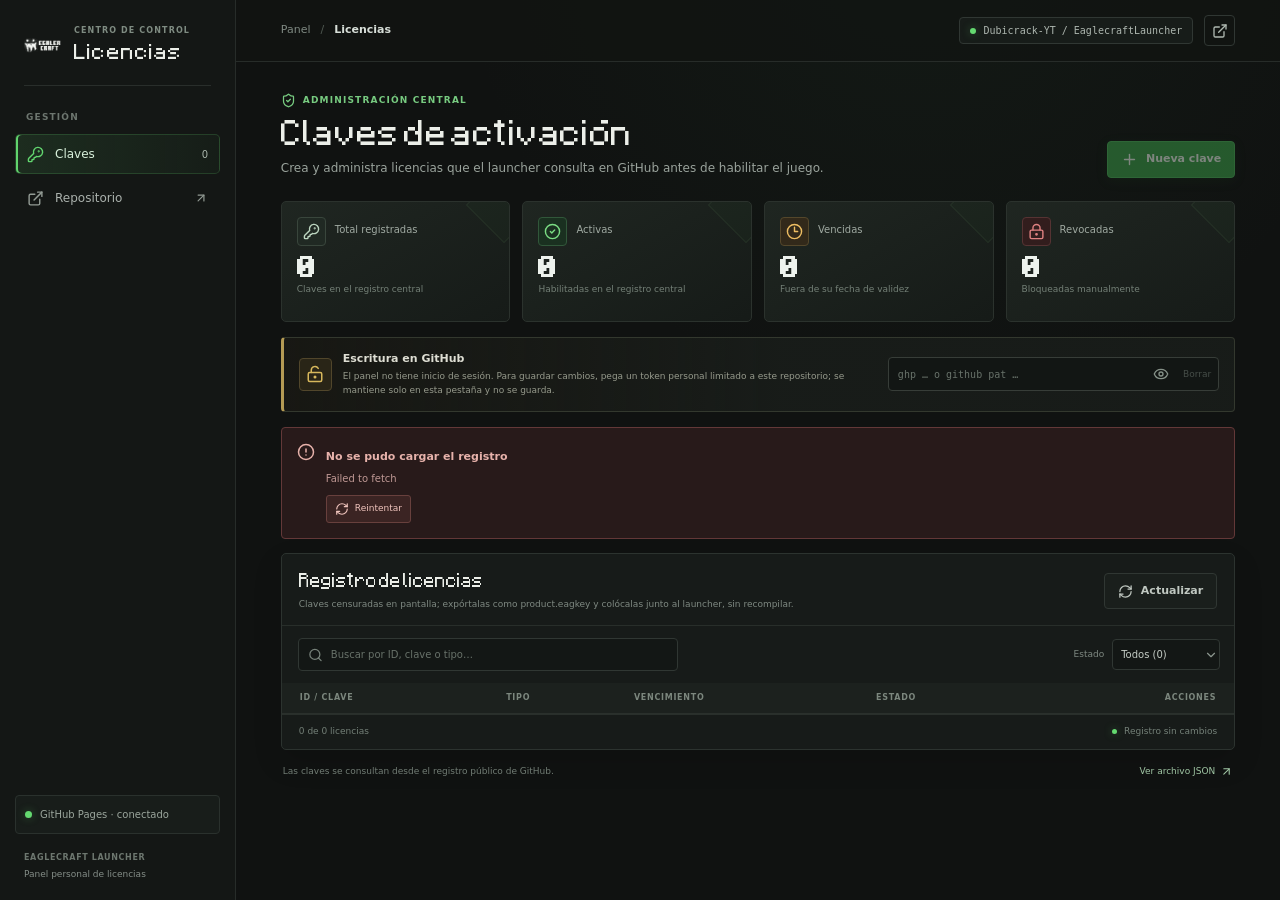
<file: index.html>
<!doctype html>
<html lang="es-MX">
  <head>
    <meta charset="UTF-8" />
    <meta name="viewport" content="width=device-width, initial-scale=1.0" />
    <meta name="theme-color" content="#101211" />
    <meta name="description" content="Panel personal para administrar y validar licencias del Eaglecraft Launcher." />
    <link rel="icon" type="image/png" href="./favicon.png" />
    <title>Eaglecraft · Control de licencias</title>
    <script type="module" crossorigin src="./assets/index-BOkufs8F.js"></script>
    <link rel="stylesheet" crossorigin href="./assets/index-B5ba_KVx.css">
  </head>
  <body>
    <div id="root"></div>
  </body>
</html>
</file>
<file: assets/index-B5ba_KVx.css>
@layer properties{@supports (((-webkit-hyphens:none)) and (not (margin-trim:inline))) or ((-moz-orient:inline) and (not (color:rgb(from red r g b)))){*,:before,:after,::backdrop{--tw-translate-x:0;--tw-translate-y:0;--tw-translate-z:0;--tw-rotate-x:initial;--tw-rotate-y:initial;--tw-rotate-z:initial;--tw-skew-x:initial;--tw-skew-y:initial;--tw-space-y-reverse:0;--tw-space-x-reverse:0;--tw-border-style:solid;--tw-gradient-position:initial;--tw-gradient-from:#0000;--tw-gradient-via:#0000;--tw-gradient-to:#0000;--tw-gradient-stops:initial;--tw-gradient-via-stops:initial;--tw-gradient-from-position:0%;--tw-gradient-via-position:50%;--tw-gradient-to-position:100%;--tw-leading:initial;--tw-font-weight:initial;--tw-tracking:initial;--tw-ordinal:initial;--tw-slashed-zero:initial;--tw-numeric-figure:initial;--tw-numeric-spacing:initial;--tw-numeric-fraction:initial;--tw-shadow:0 0 #0000;--tw-shadow-color:initial;--tw-shadow-alpha:100%;--tw-inset-shadow:0 0 #0000;--tw-inset-shadow-color:initial;--tw-inset-shadow-alpha:100%;--tw-ring-color:initial;--tw-ring-shadow:0 0 #0000;--tw-inset-ring-color:initial;--tw-inset-ring-shadow:0 0 #0000;--tw-ring-inset:initial;--tw-ring-offset-width:0px;--tw-ring-offset-color:#fff;--tw-ring-offset-shadow:0 0 #0000;--tw-outline-style:solid;--tw-blur:initial;--tw-brightness:initial;--tw-contrast:initial;--tw-grayscale:initial;--tw-hue-rotate:initial;--tw-invert:initial;--tw-opacity:initial;--tw-saturate:initial;--tw-sepia:initial;--tw-drop-shadow:initial;--tw-drop-shadow-color:initial;--tw-drop-shadow-alpha:100%;--tw-drop-shadow-size:initial;--tw-backdrop-blur:initial;--tw-backdrop-brightness:initial;--tw-backdrop-contrast:initial;--tw-backdrop-grayscale:initial;--tw-backdrop-hue-rotate:initial;--tw-backdrop-invert:initial;--tw-backdrop-opacity:initial;--tw-backdrop-saturate:initial;--tw-backdrop-sepia:initial;--tw-duration:initial;--tw-ease:initial;--tw-content:"";--tw-animation-delay:0s;--tw-animation-direction:normal;--tw-animation-duration:initial;--tw-animation-fill-mode:none;--tw-animation-iteration-count:1;--tw-enter-blur:0;--tw-enter-opacity:1;--tw-enter-rotate:0;--tw-enter-scale:1;--tw-enter-translate-x:0;--tw-enter-translate-y:0;--tw-exit-blur:0;--tw-exit-opacity:1;--tw-exit-rotate:0;--tw-exit-scale:1;--tw-exit-translate-x:0;--tw-exit-translate-y:0}}}@layer theme{:root,:host{--font-sans:ui-sans-serif,system-ui,sans-serif,"Apple Color Emoji","Segoe UI Emoji","Segoe UI Symbol","Noto Color Emoji";--font-mono:ui-monospace,SFMono-Regular,Menlo,Monaco,Consolas,"Liberation Mono","Courier New",monospace;--color-red-100:oklch(93.6% .032 17.717);--color-red-500:oklch(63.7% .237 25.331);--color-blue-600:oklch(54.6% .245 262.881);--color-blue-700:oklch(48.8% .243 264.376);--color-slate-50:oklch(98.4% .003 247.858);--color-slate-100:oklch(96.8% .007 247.896);--color-slate-600:oklch(44.6% .043 257.281);--color-slate-700:oklch(37.2% .044 257.287);--color-slate-900:oklch(20.8% .042 265.755);--color-black:#000;--color-white:#fff;--spacing:.25rem;--container-xs:20rem;--container-sm:24rem;--container-md:28rem;--container-lg:32rem;--container-2xl:42rem;--container-6xl:72rem;--text-xs:.75rem;--text-xs--line-height:calc(1/.75);--text-sm:.875rem;--text-sm--line-height:calc(1.25/.875);--text-base:1rem;--text-base--line-height: 1.5 ;--text-lg:1.125rem;--text-lg--line-height:calc(1.75/1.125);--text-xl:1.25rem;--text-xl--line-height:calc(1.75/1.25);--text-2xl:1.5rem;--text-2xl--line-height:calc(2/1.5);--text-3xl:1.875rem;--text-3xl--line-height: 1.2 ;--text-4xl:2.25rem;--text-4xl--line-height:calc(2.5/2.25);--font-weight-normal:400;--font-weight-medium:500;--font-weight-semibold:600;--font-weight-bold:700;--tracking-tight:-.025em;--tracking-widest:.1em;--leading-snug:1.375;--leading-normal:1.5;--leading-relaxed:1.625;--radius-xs:.125rem;--radius-sm:.25rem;--radius-md:.375rem;--radius-lg:.5rem;--radius-xl:.75rem;--ease-in-out:cubic-bezier(.4,0,.2,1);--animate-spin:spin 1s linear infinite;--animate-pulse:pulse 2s cubic-bezier(.4,0,.6,1)infinite;--blur-sm:8px;--blur-2xl:40px;--aspect-video:16/9;--default-transition-duration:.15s;--default-transition-timing-function:cubic-bezier(.4,0,.2,1);--default-font-family:var(--font-sans);--default-mono-font-family:var(--font-mono)}}@layer base{*,:after,:before,::backdrop{box-sizing:border-box;border:0 solid;margin:0;padding:0}::file-selector-button{box-sizing:border-box;border:0 solid;margin:0;padding:0}html,:host{-webkit-text-size-adjust:100%;tab-size:4;line-height:1.5;font-family:var(--default-font-family,ui-sans-serif,system-ui,sans-serif,"Apple Color Emoji","Segoe UI Emoji","Segoe UI Symbol","Noto Color Emoji");font-feature-settings:var(--default-font-feature-settings,normal);font-variation-settings:var(--default-font-variation-settings,normal);-webkit-tap-highlight-color:transparent}hr{height:0;color:inherit;border-top-width:1px}abbr:where([title]){-webkit-text-decoration:underline dotted;text-decoration:underline dotted}h1,h2,h3,h4,h5,h6{font-size:inherit;font-weight:inherit}a{color:inherit;-webkit-text-decoration:inherit;text-decoration:inherit}b,strong{font-weight:bolder}code,kbd,samp,pre{font-family:var(--default-mono-font-family,ui-monospace,SFMono-Regular,Menlo,Monaco,Consolas,"Liberation Mono","Courier New",monospace);font-feature-settings:var(--default-mono-font-feature-settings,normal);font-variation-settings:var(--default-mono-font-variation-settings,normal);font-size:1em}small{font-size:80%}sub,sup{vertical-align:baseline;font-size:75%;line-height:0;position:relative}sub{bottom:-.25em}sup{top:-.5em}table{text-indent:0;border-color:inherit;border-collapse:collapse}:-moz-focusring{outline:auto}progress{vertical-align:baseline}summary{display:list-item}ol,ul,menu{list-style:none}img,svg,video,canvas,audio,iframe,embed,object{vertical-align:middle;display:block}img,video{max-width:100%;height:auto}button,input,select,optgroup,textarea{font:inherit;font-feature-settings:inherit;font-variation-settings:inherit;letter-spacing:inherit;color:inherit;opacity:1;background-color:#0000;border-radius:0}::file-selector-button{font:inherit;font-feature-settings:inherit;font-variation-settings:inherit;letter-spacing:inherit;color:inherit;opacity:1;background-color:#0000;border-radius:0}:where(select:is([multiple],[size])) optgroup{font-weight:bolder}:where(select:is([multiple],[size])) optgroup option{padding-inline-start:20px}::file-selector-button{margin-inline-end:4px}::placeholder{opacity:1}@supports (not ((-webkit-appearance:-apple-pay-button))) or (contain-intrinsic-size:1px){::placeholder{color:currentColor}@supports (color:color-mix(in lab,red,red)){::placeholder{color:color-mix(in oklab,currentcolor 50%,transparent)}}}textarea{resize:vertical}::-webkit-search-decoration{-webkit-appearance:none}::-webkit-date-and-time-value{min-height:1lh;text-align:inherit}::-webkit-datetime-edit{display:inline-flex}::-webkit-datetime-edit-fields-wrapper{padding:0}::-webkit-datetime-edit{padding-block:0}::-webkit-datetime-edit-year-field{padding-block:0}::-webkit-datetime-edit-month-field{padding-block:0}::-webkit-datetime-edit-day-field{padding-block:0}::-webkit-datetime-edit-hour-field{padding-block:0}::-webkit-datetime-edit-minute-field{padding-block:0}::-webkit-datetime-edit-second-field{padding-block:0}::-webkit-datetime-edit-millisecond-field{padding-block:0}::-webkit-datetime-edit-meridiem-field{padding-block:0}::-webkit-calendar-picker-indicator{line-height:1}:-moz-ui-invalid{box-shadow:none}button,input:where([type=button],[type=reset],[type=submit]){appearance:button}::file-selector-button{appearance:button}::-webkit-inner-spin-button{height:auto}::-webkit-outer-spin-button{height:auto}[hidden]:where(:not([hidden=until-found])){display:none!important}}@layer components;@layer utilities{.\@container\/card-header{container:card-header/inline-size}.\@container\/field-group{container:field-group/inline-size}.pointer-events-none{pointer-events:none}.invisible{visibility:hidden}.sr-only{clip-path:inset(50%);white-space:nowrap;border-width:0;width:1px;height:1px;margin:-1px;padding:0;position:absolute;overflow:hidden}.absolute{position:absolute}.fixed{position:fixed}.relative{position:relative}.static{position:static}.sticky{position:sticky}.inset-0{inset:calc(var(--spacing)*0)}.inset-x-0{inset-inline:calc(var(--spacing)*0)}.inset-y-0{inset-block:calc(var(--spacing)*0)}.-top-12{top:calc(var(--spacing)*-12)}.top-0{top:calc(var(--spacing)*0)}.top-1\.5{top:calc(var(--spacing)*1.5)}.top-1\/2{top:50%}.top-3\.5{top:calc(var(--spacing)*3.5)}.top-4{top:calc(var(--spacing)*4)}.top-\[1px\]{top:1px}.top-\[50\%\]{top:50%}.top-\[60\%\]{top:60%}.top-full{top:100%}.-right-12{right:calc(var(--spacing)*-12)}.right-0{right:calc(var(--spacing)*0)}.right-1{right:calc(var(--spacing)*1)}.right-2{right:calc(var(--spacing)*2)}.right-3{right:calc(var(--spacing)*3)}.right-4{right:calc(var(--spacing)*4)}.-bottom-12{bottom:calc(var(--spacing)*-12)}.bottom-0{bottom:calc(var(--spacing)*0)}.bottom-4{bottom:calc(var(--spacing)*4)}.-left-12{left:calc(var(--spacing)*-12)}.left-0{left:calc(var(--spacing)*0)}.left-1\/2{left:50%}.left-2{left:calc(var(--spacing)*2)}.left-4{left:calc(var(--spacing)*4)}.left-\[50\%\]{left:50%}.isolate{isolation:isolate}.z-10{z-index:10}.z-20{z-index:20}.z-40{z-index:40}.z-50{z-index:50}.z-\[1\]{z-index:1}.order-first{order:-9999}.order-last{order:9999}.col-start-2{grid-column-start:2}.row-span-2{grid-row:span 2/span 2}.row-start-1{grid-row-start:1}.container{width:100%}@media(min-width:40rem){.container{max-width:40rem}}@media(min-width:48rem){.container{max-width:48rem}}@media(min-width:64rem){.container{max-width:64rem}}@media(min-width:80rem){.container{max-width:80rem}}@media(min-width:96rem){.container{max-width:96rem}}.\!m-0{margin:calc(var(--spacing)*0)!important}.-mx-1{margin-inline:calc(var(--spacing)*-1)}.mx-2{margin-inline:calc(var(--spacing)*2)}.mx-3\.5{margin-inline:calc(var(--spacing)*3.5)}.mx-4{margin-inline:calc(var(--spacing)*4)}.mx-auto{margin-inline:auto}.-my-2{margin-block:calc(var(--spacing)*-2)}.my-0{margin-block:calc(var(--spacing)*0)}.my-0\.5{margin-block:calc(var(--spacing)*.5)}.my-1{margin-block:calc(var(--spacing)*1)}.-mt-4{margin-top:calc(var(--spacing)*-4)}.mt-1{margin-top:calc(var(--spacing)*1)}.mt-1\.5{margin-top:calc(var(--spacing)*1.5)}.mt-2{margin-top:calc(var(--spacing)*2)}.mt-4{margin-top:calc(var(--spacing)*4)}.mt-12{margin-top:calc(var(--spacing)*12)}.mt-auto{margin-top:auto}.mr-2{margin-right:calc(var(--spacing)*2)}.mb-1{margin-bottom:calc(var(--spacing)*1)}.mb-2{margin-bottom:calc(var(--spacing)*2)}.mb-3{margin-bottom:calc(var(--spacing)*3)}.mb-4{margin-bottom:calc(var(--spacing)*4)}.mb-6{margin-bottom:calc(var(--spacing)*6)}.mb-8{margin-bottom:calc(var(--spacing)*8)}.-ml-4{margin-left:calc(var(--spacing)*-4)}.ml-1{margin-left:calc(var(--spacing)*1)}.ml-2{margin-left:calc(var(--spacing)*2)}.ml-4{margin-left:calc(var(--spacing)*4)}.ml-auto{margin-left:auto}.line-clamp-1{-webkit-line-clamp:1;-webkit-box-orient:vertical;display:-webkit-box;overflow:hidden}.line-clamp-2{-webkit-line-clamp:2;-webkit-box-orient:vertical;display:-webkit-box;overflow:hidden}.block{display:block}.flex{display:flex}.grid{display:grid}.hidden{display:none}.inline-flex{display:inline-flex}.table{display:table}.table-caption{display:table-caption}.table-cell{display:table-cell}.table-row{display:table-row}.field-sizing-content{field-sizing:content}.aspect-square{aspect-ratio:1}.aspect-video{aspect-ratio:var(--aspect-video)}.size-\(--cell-size\){width:var(--cell-size);height:var(--cell-size)}.size-2{width:calc(var(--spacing)*2);height:calc(var(--spacing)*2)}.size-2\.5{width:calc(var(--spacing)*2.5);height:calc(var(--spacing)*2.5)}.size-3{width:calc(var(--spacing)*3);height:calc(var(--spacing)*3)}.size-3\.5{width:calc(var(--spacing)*3.5);height:calc(var(--spacing)*3.5)}.size-4{width:calc(var(--spacing)*4);height:calc(var(--spacing)*4)}.size-6{width:calc(var(--spacing)*6);height:calc(var(--spacing)*6)}.size-7{width:calc(var(--spacing)*7);height:calc(var(--spacing)*7)}.size-8{width:calc(var(--spacing)*8);height:calc(var(--spacing)*8)}.size-9{width:calc(var(--spacing)*9);height:calc(var(--spacing)*9)}.size-10{width:calc(var(--spacing)*10);height:calc(var(--spacing)*10)}.size-12{width:calc(var(--spacing)*12);height:calc(var(--spacing)*12)}.size-auto{width:auto;height:auto}.size-full{width:100%;height:100%}.h-\(--cell-size\){height:var(--cell-size)}.h-1\.5{height:calc(var(--spacing)*1.5)}.h-2{height:calc(var(--spacing)*2)}.h-2\.5{height:calc(var(--spacing)*2.5)}.h-3{height:calc(var(--spacing)*3)}.h-4{height:calc(var(--spacing)*4)}.h-5{height:calc(var(--spacing)*5)}.h-6{height:calc(var(--spacing)*6)}.h-7{height:calc(var(--spacing)*7)}.h-8{height:calc(var(--spacing)*8)}.h-9{height:calc(var(--spacing)*9)}.h-10{height:calc(var(--spacing)*10)}.h-12{height:calc(var(--spacing)*12)}.h-14{height:calc(var(--spacing)*14)}.h-16{height:calc(var(--spacing)*16)}.h-32{height:calc(var(--spacing)*32)}.h-64{height:calc(var(--spacing)*64)}.h-\[1\.15rem\]{height:1.15rem}.h-\[38px\]{height:38px}.h-\[200px\]{height:200px}.h-\[500px\]{height:500px}.h-\[calc\(100\%-1px\)\]{height:calc(100% - 1px)}.h-\[var\(--radix-navigation-menu-viewport-height\)\]{height:var(--radix-navigation-menu-viewport-height)}.h-\[var\(--radix-select-trigger-height\)\]{height:var(--radix-select-trigger-height)}.h-auto{height:auto}.h-full{height:100%}.h-px{height:1px}.h-svh{height:100svh}.max-h-\(--radix-context-menu-content-available-height\){max-height:var(--radix-context-menu-content-available-height)}.max-h-\(--radix-dropdown-menu-content-available-height\){max-height:var(--radix-dropdown-menu-content-available-height)}.max-h-\(--radix-select-content-available-height\){max-height:var(--radix-select-content-available-height)}.max-h-32{max-height:calc(var(--spacing)*32)}.max-h-\[300px\]{max-height:300px}.min-h-0{min-height:calc(var(--spacing)*0)}.min-h-4{min-height:calc(var(--spacing)*4)}.min-h-9{min-height:calc(var(--spacing)*9)}.min-h-16{min-height:calc(var(--spacing)*16)}.min-h-\[200px\]{min-height:200px}.min-h-screen{min-height:100vh}.min-h-svh{min-height:100svh}.w-\(--cell-size\){width:var(--cell-size)}.w-\(--sidebar-width\){width:var(--sidebar-width)}.w-0{width:calc(var(--spacing)*0)}.w-1{width:calc(var(--spacing)*1)}.w-1\/2{width:50%}.w-2{width:calc(var(--spacing)*2)}.w-2\.5{width:calc(var(--spacing)*2.5)}.w-3{width:calc(var(--spacing)*3)}.w-3\/4{width:75%}.w-4{width:calc(var(--spacing)*4)}.w-5{width:calc(var(--spacing)*5)}.w-8{width:calc(var(--spacing)*8)}.w-9{width:calc(var(--spacing)*9)}.w-10{width:calc(var(--spacing)*10)}.w-16{width:calc(var(--spacing)*16)}.w-20{width:calc(var(--spacing)*20)}.w-24{width:calc(var(--spacing)*24)}.w-32{width:calc(var(--spacing)*32)}.w-48{width:calc(var(--spacing)*48)}.w-64{width:calc(var(--spacing)*64)}.w-72{width:calc(var(--spacing)*72)}.w-\[38px\]{width:38px}.w-\[100px\]{width:100px}.w-\[280px\]{width:280px}.w-\[400px\]{width:400px}.w-auto{width:auto}.w-fit{width:fit-content}.w-full{width:100%}.w-max{width:max-content}.w-px{width:1px}.max-w-\(--skeleton-width\){max-width:var(--skeleton-width)}.max-w-2xl{max-width:var(--container-2xl)}.max-w-6xl{max-width:var(--container-6xl)}.max-w-\[80\%\]{max-width:80%}.max-w-\[calc\(100\%-2rem\)\]{max-width:calc(100% - 2rem)}.max-w-lg{max-width:var(--container-lg)}.max-w-max{max-width:max-content}.max-w-md{max-width:var(--container-md)}.max-w-none{max-width:none}.max-w-sm{max-width:var(--container-sm)}.max-w-xs{max-width:var(--container-xs)}.min-w-\(--cell-size\){min-width:var(--cell-size)}.min-w-0{min-width:calc(var(--spacing)*0)}.min-w-5{min-width:calc(var(--spacing)*5)}.min-w-8{min-width:calc(var(--spacing)*8)}.min-w-9{min-width:calc(var(--spacing)*9)}.min-w-10{min-width:calc(var(--spacing)*10)}.min-w-\[8rem\]{min-width:8rem}.min-w-\[12rem\]{min-width:12rem}.min-w-\[var\(--radix-select-trigger-width\)\]{min-width:var(--radix-select-trigger-width)}.flex-1{flex:1}.flex-shrink-0,.shrink-0{flex-shrink:0}.grow{flex-grow:1}.grow-0{flex-grow:0}.basis-full{flex-basis:100%}.caption-bottom{caption-side:bottom}.border-collapse{border-collapse:collapse}.origin-\(--radix-context-menu-content-transform-origin\){transform-origin:var(--radix-context-menu-content-transform-origin)}.origin-\(--radix-dropdown-menu-content-transform-origin\){transform-origin:var(--radix-dropdown-menu-content-transform-origin)}.origin-\(--radix-hover-card-content-transform-origin\){transform-origin:var(--radix-hover-card-content-transform-origin)}.origin-\(--radix-menubar-content-transform-origin\){transform-origin:var(--radix-menubar-content-transform-origin)}.origin-\(--radix-popover-content-transform-origin\){transform-origin:var(--radix-popover-content-transform-origin)}.origin-\(--radix-select-content-transform-origin\){transform-origin:var(--radix-select-content-transform-origin)}.origin-\(--radix-tooltip-content-transform-origin\){transform-origin:var(--radix-tooltip-content-transform-origin)}.-translate-x-1\/2{--tw-translate-x: -50% ;translate:var(--tw-translate-x)var(--tw-translate-y)}.-translate-x-px{--tw-translate-x:-1px;translate:var(--tw-translate-x)var(--tw-translate-y)}.translate-x-\[-50\%\]{--tw-translate-x:-50%;translate:var(--tw-translate-x)var(--tw-translate-y)}.translate-x-px{--tw-translate-x:1px;translate:var(--tw-translate-x)var(--tw-translate-y)}.-translate-y-1\/2{--tw-translate-y: -50% ;translate:var(--tw-translate-x)var(--tw-translate-y)}.translate-y-0\.5{--tw-translate-y:calc(var(--spacing)*.5);translate:var(--tw-translate-x)var(--tw-translate-y)}.translate-y-\[-50\%\]{--tw-translate-y:-50%;translate:var(--tw-translate-x)var(--tw-translate-y)}.translate-y-\[calc\(-50\%_-_2px\)\]{--tw-translate-y: calc(-50% - 2px) ;translate:var(--tw-translate-x)var(--tw-translate-y)}.rotate-45{rotate:45deg}.rotate-90{rotate:90deg}.transform{transform:var(--tw-rotate-x,)var(--tw-rotate-y,)var(--tw-rotate-z,)var(--tw-skew-x,)var(--tw-skew-y,)}.animate-caret-blink{animation:1.25s ease-out infinite caret-blink}.animate-in{animation:enter var(--tw-animation-duration,var(--tw-duration,.15s))var(--tw-ease,ease)var(--tw-animation-delay,0s)var(--tw-animation-iteration-count,1)var(--tw-animation-direction,normal)var(--tw-animation-fill-mode,none)}.animate-pulse{animation:var(--animate-pulse)}.animate-spin{animation:var(--animate-spin)}.cursor-col-resize{cursor:col-resize}.cursor-default{cursor:default}.cursor-pointer{cursor:pointer}.cursor-text{cursor:text}.touch-none{touch-action:none}.resize-none{resize:none}.scroll-my-1{scroll-margin-block:calc(var(--spacing)*1)}.scroll-py-1{scroll-padding-block:calc(var(--spacing)*1)}.list-disc{list-style-type:disc}.list-none{list-style-type:none}.auto-rows-min{grid-auto-rows:min-content}.grid-cols-1{grid-template-columns:repeat(1,minmax(0,1fr))}.grid-cols-2{grid-template-columns:repeat(2,minmax(0,1fr))}.grid-cols-3{grid-template-columns:repeat(3,minmax(0,1fr))}.grid-cols-\[0_1fr\]{grid-template-columns:0 1fr}.grid-rows-\[auto_auto\]{grid-template-rows:auto auto}.flex-col{flex-direction:column}.flex-col-reverse{flex-direction:column-reverse}.flex-row{flex-direction:row}.flex-wrap{flex-wrap:wrap}.items-center{align-items:center}.items-end{align-items:flex-end}.items-start{align-items:flex-start}.items-stretch{align-items:stretch}.justify-between{justify-content:space-between}.justify-center{justify-content:center}.justify-end{justify-content:flex-end}.justify-start{justify-content:flex-start}.justify-items-start{justify-items:start}.gap-0{gap:calc(var(--spacing)*0)}.gap-0\.5{gap:calc(var(--spacing)*.5)}.gap-1{gap:calc(var(--spacing)*1)}.gap-1\.5{gap:calc(var(--spacing)*1.5)}.gap-2{gap:calc(var(--spacing)*2)}.gap-2\.5{gap:calc(var(--spacing)*2.5)}.gap-3{gap:calc(var(--spacing)*3)}.gap-4{gap:calc(var(--spacing)*4)}.gap-6{gap:calc(var(--spacing)*6)}.gap-7{gap:calc(var(--spacing)*7)}.gap-8{gap:calc(var(--spacing)*8)}:where(.space-y-1>:not(:last-child)){--tw-space-y-reverse:0;margin-block-start:calc(calc(var(--spacing)*1)*var(--tw-space-y-reverse));margin-block-end:calc(calc(var(--spacing)*1)*calc(1 - var(--tw-space-y-reverse)))}:where(.space-y-2>:not(:last-child)){--tw-space-y-reverse:0;margin-block-start:calc(calc(var(--spacing)*2)*var(--tw-space-y-reverse));margin-block-end:calc(calc(var(--spacing)*2)*calc(1 - var(--tw-space-y-reverse)))}:where(.space-y-3>:not(:last-child)){--tw-space-y-reverse:0;margin-block-start:calc(calc(var(--spacing)*3)*var(--tw-space-y-reverse));margin-block-end:calc(calc(var(--spacing)*3)*calc(1 - var(--tw-space-y-reverse)))}:where(.space-y-4>:not(:last-child)){--tw-space-y-reverse:0;margin-block-start:calc(calc(var(--spacing)*4)*var(--tw-space-y-reverse));margin-block-end:calc(calc(var(--spacing)*4)*calc(1 - var(--tw-space-y-reverse)))}:where(.space-y-6>:not(:last-child)){--tw-space-y-reverse:0;margin-block-start:calc(calc(var(--spacing)*6)*var(--tw-space-y-reverse));margin-block-end:calc(calc(var(--spacing)*6)*calc(1 - var(--tw-space-y-reverse)))}:where(.space-y-12>:not(:last-child)){--tw-space-y-reverse:0;margin-block-start:calc(calc(var(--spacing)*12)*var(--tw-space-y-reverse));margin-block-end:calc(calc(var(--spacing)*12)*calc(1 - var(--tw-space-y-reverse)))}:where(.space-x-2>:not(:last-child)){--tw-space-x-reverse:0;margin-inline-start:calc(calc(var(--spacing)*2)*var(--tw-space-x-reverse));margin-inline-end:calc(calc(var(--spacing)*2)*calc(1 - var(--tw-space-x-reverse)))}.gap-y-0\.5{row-gap:calc(var(--spacing)*.5)}.self-start{align-self:flex-start}.self-stretch{align-self:stretch}.justify-self-end{justify-self:flex-end}.truncate{text-overflow:ellipsis;white-space:nowrap;overflow:hidden}.overflow-auto{overflow:auto}.overflow-hidden{overflow:hidden}.overflow-x-auto{overflow-x:auto}.overflow-x-hidden{overflow-x:hidden}.overflow-y-auto{overflow-y:auto}.rounded{border-radius:.25rem}.rounded-\[2px\]{border-radius:2px}.rounded-\[4px\]{border-radius:4px}.rounded-\[10px\]{border-radius:10px}.rounded-\[20px\]{border-radius:20px}.rounded-\[calc\(var\(--radius\)-5px\)\]{border-radius:calc(var(--radius) - 5px)}.rounded-\[inherit\]{border-radius:inherit}.rounded-full{border-radius:3.40282e38px}.rounded-lg{border-radius:var(--radius-lg)}.rounded-md{border-radius:var(--radius-md)}.rounded-none{border-radius:0}.rounded-sm{border-radius:var(--radius-sm)}.rounded-xl{border-radius:var(--radius-xl)}.rounded-xs{border-radius:var(--radius-xs)}.rounded-l-md{border-top-left-radius:var(--radius-md);border-bottom-left-radius:var(--radius-md)}.rounded-tl-sm{border-top-left-radius:var(--radius-sm)}.rounded-r-md{border-top-right-radius:var(--radius-md);border-bottom-right-radius:var(--radius-md)}.border{border-style:var(--tw-border-style);border-width:1px}.border-0{border-style:var(--tw-border-style);border-width:0}.border-\[1\.5px\]{border-style:var(--tw-border-style);border-width:1.5px}.border-y{border-block-style:var(--tw-border-style);border-block-width:1px}.border-t{border-top-style:var(--tw-border-style);border-top-width:1px}.border-r{border-right-style:var(--tw-border-style);border-right-width:1px}.border-r-0{border-right-style:var(--tw-border-style);border-right-width:0}.border-b{border-bottom-style:var(--tw-border-style);border-bottom-width:1px}.border-l{border-left-style:var(--tw-border-style);border-left-width:1px}.border-dashed{--tw-border-style:dashed;border-style:dashed}.border-\(--color-border\){border-color:var(--color-border)}.border-\[rgba\(0\,0\,0\,0\.08\)\]{border-color:#00000014}.border-transparent{border-color:#0000}.border-t-transparent{border-top-color:#0000}.border-l-transparent{border-left-color:#0000}.bg-\(--color-bg\){background-color:var(--color-bg)}.bg-\[\#1a1a19\]{background-color:#1a1a19}.bg-\[\#f8f8f7\]{background-color:#f8f8f7}.bg-black\/50{background-color:#00000080}@supports (color:color-mix(in lab,red,red)){.bg-black\/50{background-color:color-mix(in oklab,var(--color-black)50%,transparent)}}.bg-blue-600{background-color:var(--color-blue-600)}.bg-red-100{background-color:var(--color-red-100)}.bg-transparent{background-color:#0000}.bg-white{background-color:var(--color-white)}.bg-white\/80{background-color:#fffc}@supports (color:color-mix(in lab,red,red)){.bg-white\/80{background-color:color-mix(in oklab,var(--color-white)80%,transparent)}}.bg-gradient-to-br{--tw-gradient-position:to bottom right in oklab;background-image:linear-gradient(var(--tw-gradient-stops))}.from-slate-50{--tw-gradient-from:var(--color-slate-50);--tw-gradient-stops:var(--tw-gradient-via-stops,var(--tw-gradient-position),var(--tw-gradient-from)var(--tw-gradient-from-position),var(--tw-gradient-to)var(--tw-gradient-to-position))}.to-slate-100{--tw-gradient-to:var(--color-slate-100);--tw-gradient-stops:var(--tw-gradient-via-stops,var(--tw-gradient-position),var(--tw-gradient-from)var(--tw-gradient-from-position),var(--tw-gradient-to)var(--tw-gradient-to-position))}.fill-current{fill:currentColor}.p-0{padding:calc(var(--spacing)*0)}.p-1{padding:calc(var(--spacing)*1)}.p-2{padding:calc(var(--spacing)*2)}.p-3{padding:calc(var(--spacing)*3)}.p-4{padding:calc(var(--spacing)*4)}.p-5{padding:calc(var(--spacing)*5)}.p-6{padding:calc(var(--spacing)*6)}.p-8{padding:calc(var(--spacing)*8)}.p-\[3px\]{padding:3px}.p-px{padding:1px}.px-\(--cell-size\){padding-inline:var(--cell-size)}.px-1{padding-inline:calc(var(--spacing)*1)}.px-1\.5{padding-inline:calc(var(--spacing)*1.5)}.px-2{padding-inline:calc(var(--spacing)*2)}.px-2\.5{padding-inline:calc(var(--spacing)*2.5)}.px-3{padding-inline:calc(var(--spacing)*3)}.px-4{padding-inline:calc(var(--spacing)*4)}.px-5{padding-inline:calc(var(--spacing)*5)}.px-6{padding-inline:calc(var(--spacing)*6)}.py-0\.5{padding-block:calc(var(--spacing)*.5)}.py-1{padding-block:calc(var(--spacing)*1)}.py-1\.5{padding-block:calc(var(--spacing)*1.5)}.py-2{padding-block:calc(var(--spacing)*2)}.py-2\.5{padding-block:calc(var(--spacing)*2.5)}.py-3{padding-block:calc(var(--spacing)*3)}.py-4{padding-block:calc(var(--spacing)*4)}.py-5{padding-block:calc(var(--spacing)*5)}.py-6{padding-block:calc(var(--spacing)*6)}.pt-0{padding-top:calc(var(--spacing)*0)}.pt-3{padding-top:calc(var(--spacing)*3)}.pt-4{padding-top:calc(var(--spacing)*4)}.pt-6{padding-top:calc(var(--spacing)*6)}.pt-8{padding-top:calc(var(--spacing)*8)}.pt-12{padding-top:calc(var(--spacing)*12)}.pr-1{padding-right:calc(var(--spacing)*1)}.pr-2{padding-right:calc(var(--spacing)*2)}.pr-2\.5{padding-right:calc(var(--spacing)*2.5)}.pr-3{padding-right:calc(var(--spacing)*3)}.pr-8{padding-right:calc(var(--spacing)*8)}.pb-3{padding-bottom:calc(var(--spacing)*3)}.pb-4{padding-bottom:calc(var(--spacing)*4)}.pb-8{padding-bottom:calc(var(--spacing)*8)}.pl-2{padding-left:calc(var(--spacing)*2)}.pl-3{padding-left:calc(var(--spacing)*3)}.pl-4{padding-left:calc(var(--spacing)*4)}.pl-8{padding-left:calc(var(--spacing)*8)}.text-center{text-align:center}.text-left{text-align:left}.text-right{text-align:right}.align-middle{vertical-align:middle}.font-mono{font-family:var(--font-mono)}.font-sans{font-family:var(--font-sans)}.text-2xl{font-size:var(--text-2xl);line-height:var(--tw-leading,var(--text-2xl--line-height))}.text-3xl{font-size:var(--text-3xl);line-height:var(--tw-leading,var(--text-3xl--line-height))}.text-4xl{font-size:var(--text-4xl);line-height:var(--tw-leading,var(--text-4xl--line-height))}.text-base{font-size:var(--text-base);line-height:var(--tw-leading,var(--text-base--line-height))}.text-lg{font-size:var(--text-lg);line-height:var(--tw-leading,var(--text-lg--line-height))}.text-sm{font-size:var(--text-sm);line-height:var(--tw-leading,var(--text-sm--line-height))}.text-sm\/relaxed{font-size:var(--text-sm);line-height:var(--leading-relaxed)}.text-xl{font-size:var(--text-xl);line-height:var(--tw-leading,var(--text-xl--line-height))}.text-xs{font-size:var(--text-xs);line-height:var(--tw-leading,var(--text-xs--line-height))}.text-\[0\.8rem\]{font-size:.8rem}.leading-5{--tw-leading:calc(var(--spacing)*5);line-height:calc(var(--spacing)*5)}.leading-\[26px\]{--tw-leading:26px;line-height:26px}.leading-none{--tw-leading:1;line-height:1}.leading-normal{--tw-leading:var(--leading-normal);line-height:var(--leading-normal)}.leading-relaxed{--tw-leading:var(--leading-relaxed);line-height:var(--leading-relaxed)}.leading-snug{--tw-leading:var(--leading-snug);line-height:var(--leading-snug)}.font-bold{--tw-font-weight:var(--font-weight-bold);font-weight:var(--font-weight-bold)}.font-medium{--tw-font-weight:var(--font-weight-medium);font-weight:var(--font-weight-medium)}.font-normal{--tw-font-weight:var(--font-weight-normal);font-weight:var(--font-weight-normal)}.font-semibold{--tw-font-weight:var(--font-weight-semibold);font-weight:var(--font-weight-semibold)}.tracking-\[-0\.44px\]{--tw-tracking:-.44px;letter-spacing:-.44px}.tracking-\[-0\.154px\]{--tw-tracking:-.154px;letter-spacing:-.154px}.tracking-tight{--tw-tracking:var(--tracking-tight);letter-spacing:var(--tracking-tight)}.tracking-widest{--tw-tracking:var(--tracking-widest);letter-spacing:var(--tracking-widest)}.text-balance{text-wrap:balance}.break-words{overflow-wrap:break-word}.whitespace-break-spaces{white-space:break-spaces}.whitespace-nowrap{white-space:nowrap}.whitespace-pre-wrap{white-space:pre-wrap}.text-\[\#34322d\]{color:#34322d}.text-\[\#858481\]{color:#858481}.text-current{color:currentColor}.text-red-500{color:var(--color-red-500)}.text-slate-600{color:var(--color-slate-600)}.text-slate-700{color:var(--color-slate-700)}.text-slate-900{color:var(--color-slate-900)}.text-white{color:var(--color-white)}.italic{font-style:italic}.tabular-nums{--tw-numeric-spacing:tabular-nums;font-variant-numeric:var(--tw-ordinal,)var(--tw-slashed-zero,)var(--tw-numeric-figure,)var(--tw-numeric-spacing,)var(--tw-numeric-fraction,)}.underline{text-decoration-line:underline}.underline-offset-4{text-underline-offset:4px}.opacity-0{opacity:0}.opacity-20{opacity:.2}.opacity-50{opacity:.5}.opacity-70{opacity:.7}.opacity-90{opacity:.9}.opacity-100{opacity:1}.shadow{--tw-shadow:0 1px 3px 0 var(--tw-shadow-color,#0000001a),0 1px 2px -1px var(--tw-shadow-color,#0000001a);box-shadow:var(--tw-inset-shadow),var(--tw-inset-ring-shadow),var(--tw-ring-offset-shadow),var(--tw-ring-shadow),var(--tw-shadow)}.shadow-\[0_0_0_1px_hsl\(var\(--sidebar-border\)\)\]{--tw-shadow:0 0 0 1px var(--tw-shadow-color,hsl(var(--sidebar-border)));box-shadow:var(--tw-inset-shadow),var(--tw-inset-ring-shadow),var(--tw-ring-offset-shadow),var(--tw-ring-shadow),var(--tw-shadow)}.shadow-\[0px_4px_11px_0px_rgba\(0\,0\,0\,0\.08\)\]{--tw-shadow:0px 4px 11px 0px var(--tw-shadow-color,#00000014);box-shadow:var(--tw-inset-shadow),var(--tw-inset-ring-shadow),var(--tw-ring-offset-shadow),var(--tw-ring-shadow),var(--tw-shadow)}.shadow-lg{--tw-shadow:0 10px 15px -3px var(--tw-shadow-color,#0000001a),0 4px 6px -4px var(--tw-shadow-color,#0000001a);box-shadow:var(--tw-inset-shadow),var(--tw-inset-ring-shadow),var(--tw-ring-offset-shadow),var(--tw-ring-shadow),var(--tw-shadow)}.shadow-md{--tw-shadow:0 4px 6px -1px var(--tw-shadow-color,#0000001a),0 2px 4px -2px var(--tw-shadow-color,#0000001a);box-shadow:var(--tw-inset-shadow),var(--tw-inset-ring-shadow),var(--tw-ring-offset-shadow),var(--tw-ring-shadow),var(--tw-shadow)}.shadow-none{--tw-shadow:0 0 #0000;box-shadow:var(--tw-inset-shadow),var(--tw-inset-ring-shadow),var(--tw-ring-offset-shadow),var(--tw-ring-shadow),var(--tw-shadow)}.shadow-sm{--tw-shadow:0 1px 3px 0 var(--tw-shadow-color,#0000001a),0 1px 2px -1px var(--tw-shadow-color,#0000001a);box-shadow:var(--tw-inset-shadow),var(--tw-inset-ring-shadow),var(--tw-ring-offset-shadow),var(--tw-ring-shadow),var(--tw-shadow)}.shadow-xl{--tw-shadow:0 20px 25px -5px var(--tw-shadow-color,#0000001a),0 8px 10px -6px var(--tw-shadow-color,#0000001a);box-shadow:var(--tw-inset-shadow),var(--tw-inset-ring-shadow),var(--tw-ring-offset-shadow),var(--tw-ring-shadow),var(--tw-shadow)}.shadow-xs{--tw-shadow:0 1px 2px 0 var(--tw-shadow-color,#0000000d);box-shadow:var(--tw-inset-shadow),var(--tw-inset-ring-shadow),var(--tw-ring-offset-shadow),var(--tw-ring-shadow),var(--tw-shadow)}.ring-0{--tw-ring-shadow:var(--tw-ring-inset,)0 0 0 calc(0px + var(--tw-ring-offset-width))var(--tw-ring-color,currentcolor);box-shadow:var(--tw-inset-shadow),var(--tw-inset-ring-shadow),var(--tw-ring-offset-shadow),var(--tw-ring-shadow),var(--tw-shadow)}.outline-hidden{--tw-outline-style:none;outline-style:none}@media(forced-colors:active){.outline-hidden{outline-offset:2px;outline:2px solid #0000}}.outline{outline-style:var(--tw-outline-style);outline-width:1px}.filter{filter:var(--tw-blur,)var(--tw-brightness,)var(--tw-contrast,)var(--tw-grayscale,)var(--tw-hue-rotate,)var(--tw-invert,)var(--tw-saturate,)var(--tw-sepia,)var(--tw-drop-shadow,)}.backdrop-blur{--tw-backdrop-blur:blur(8px);-webkit-backdrop-filter:var(--tw-backdrop-blur,)var(--tw-backdrop-brightness,)var(--tw-backdrop-contrast,)var(--tw-backdrop-grayscale,)var(--tw-backdrop-hue-rotate,)var(--tw-backdrop-invert,)var(--tw-backdrop-opacity,)var(--tw-backdrop-saturate,)var(--tw-backdrop-sepia,);backdrop-filter:var(--tw-backdrop-blur,)var(--tw-backdrop-brightness,)var(--tw-backdrop-contrast,)var(--tw-backdrop-grayscale,)var(--tw-backdrop-hue-rotate,)var(--tw-backdrop-invert,)var(--tw-backdrop-opacity,)var(--tw-backdrop-saturate,)var(--tw-backdrop-sepia,)}.backdrop-blur-2xl{--tw-backdrop-blur:blur(var(--blur-2xl));-webkit-backdrop-filter:var(--tw-backdrop-blur,)var(--tw-backdrop-brightness,)var(--tw-backdrop-contrast,)var(--tw-backdrop-grayscale,)var(--tw-backdrop-hue-rotate,)var(--tw-backdrop-invert,)var(--tw-backdrop-opacity,)var(--tw-backdrop-saturate,)var(--tw-backdrop-sepia,);backdrop-filter:var(--tw-backdrop-blur,)var(--tw-backdrop-brightness,)var(--tw-backdrop-contrast,)var(--tw-backdrop-grayscale,)var(--tw-backdrop-hue-rotate,)var(--tw-backdrop-invert,)var(--tw-backdrop-opacity,)var(--tw-backdrop-saturate,)var(--tw-backdrop-sepia,)}.backdrop-blur-sm{--tw-backdrop-blur:blur(var(--blur-sm));-webkit-backdrop-filter:var(--tw-backdrop-blur,)var(--tw-backdrop-brightness,)var(--tw-backdrop-contrast,)var(--tw-backdrop-grayscale,)var(--tw-backdrop-hue-rotate,)var(--tw-backdrop-invert,)var(--tw-backdrop-opacity,)var(--tw-backdrop-saturate,)var(--tw-backdrop-sepia,);backdrop-filter:var(--tw-backdrop-blur,)var(--tw-backdrop-brightness,)var(--tw-backdrop-contrast,)var(--tw-backdrop-grayscale,)var(--tw-backdrop-hue-rotate,)var(--tw-backdrop-invert,)var(--tw-backdrop-opacity,)var(--tw-backdrop-saturate,)var(--tw-backdrop-sepia,)}.transition{transition-property:color,background-color,border-color,outline-color,text-decoration-color,fill,stroke,--tw-gradient-from,--tw-gradient-via,--tw-gradient-to,opacity,box-shadow,transform,translate,scale,rotate,filter,-webkit-backdrop-filter,backdrop-filter,display,content-visibility,overlay,pointer-events;transition-timing-function:var(--tw-ease,var(--default-transition-timing-function));transition-duration:var(--tw-duration,var(--default-transition-duration))}.transition-\[color\,box-shadow\]{transition-property:color,box-shadow;transition-timing-function:var(--tw-ease,var(--default-transition-timing-function));transition-duration:var(--tw-duration,var(--default-transition-duration))}.transition-\[left\,right\,width\]{transition-property:left,right,width;transition-timing-function:var(--tw-ease,var(--default-transition-timing-function));transition-duration:var(--tw-duration,var(--default-transition-duration))}.transition-\[margin\,opacity\]{transition-property:margin,opacity;transition-timing-function:var(--tw-ease,var(--default-transition-timing-function));transition-duration:var(--tw-duration,var(--default-transition-duration))}.transition-\[width\,height\,padding\]{transition-property:width,height,padding;transition-timing-function:var(--tw-ease,var(--default-transition-timing-function));transition-duration:var(--tw-duration,var(--default-transition-duration))}.transition-\[width\]{transition-property:width;transition-timing-function:var(--tw-ease,var(--default-transition-timing-function));transition-duration:var(--tw-duration,var(--default-transition-duration))}.transition-all{transition-property:all;transition-timing-function:var(--tw-ease,var(--default-transition-timing-function));transition-duration:var(--tw-duration,var(--default-transition-duration))}.transition-colors{transition-property:color,background-color,border-color,outline-color,text-decoration-color,fill,stroke,--tw-gradient-from,--tw-gradient-via,--tw-gradient-to;transition-timing-function:var(--tw-ease,var(--default-transition-timing-function));transition-duration:var(--tw-duration,var(--default-transition-duration))}.transition-opacity{transition-property:opacity;transition-timing-function:var(--tw-ease,var(--default-transition-timing-function));transition-duration:var(--tw-duration,var(--default-transition-duration))}.transition-shadow{transition-property:box-shadow;transition-timing-function:var(--tw-ease,var(--default-transition-timing-function));transition-duration:var(--tw-duration,var(--default-transition-duration))}.transition-transform{transition-property:transform,translate,scale,rotate;transition-timing-function:var(--tw-ease,var(--default-transition-timing-function));transition-duration:var(--tw-duration,var(--default-transition-duration))}.transition-none{transition-property:none}.duration-100{--tw-duration:.1s;transition-duration:.1s}.duration-200{--tw-duration:.2s;transition-duration:.2s}.duration-300{--tw-duration:.3s;transition-duration:.3s}.duration-1000{--tw-duration:1s;transition-duration:1s}.ease-in-out{--tw-ease:var(--ease-in-out);transition-timing-function:var(--ease-in-out)}.ease-linear{--tw-ease:linear;transition-timing-function:linear}.fade-in-0{--tw-enter-opacity:0}.outline-none{--tw-outline-style:none;outline-style:none}.select-none{-webkit-user-select:none;user-select:none}.zoom-in-95{--tw-enter-scale:.95}.\[--cell-size\:--spacing\(8\)\]{--cell-size:calc(var(--spacing)*8)}.group-focus-within\/menu-item\:opacity-100:is(:where(.group\/menu-item):focus-within *){opacity:1}@media(hover:hover){.group-hover\/menu-item\:opacity-100:is(:where(.group\/menu-item):hover *){opacity:1}}.group-has-data-\[sidebar\=menu-action\]\/menu-item\:pr-8:is(:where(.group\/menu-item):has([data-sidebar=menu-action]) *){padding-right:calc(var(--spacing)*8)}.group-has-\[\[data-orientation\=horizontal\]\]\/field\:text-balance:is(:where(.group\/field):has([data-orientation=horizontal]) *){text-wrap:balance}.group-has-\[\[data-slot\=item-description\]\]\/item\:translate-y-0\.5:is(:where(.group\/item):has([data-slot=item-description]) *){--tw-translate-y:calc(var(--spacing)*.5);translate:var(--tw-translate-x)var(--tw-translate-y)}.group-has-\[\[data-slot\=item-description\]\]\/item\:self-start:is(:where(.group\/item):has([data-slot=item-description]) *){align-self:flex-start}.group-has-\[\>input\]\/input-group\:pt-2\.5:is(:where(.group\/input-group):has(>input) *){padding-top:calc(var(--spacing)*2.5)}.group-has-\[\>input\]\/input-group\:pb-2\.5:is(:where(.group\/input-group):has(>input) *){padding-bottom:calc(var(--spacing)*2.5)}.group-data-\[collapsible\=icon\]\:-mt-8:is(:where(.group)[data-collapsible=icon] *){margin-top:calc(var(--spacing)*-8)}.group-data-\[collapsible\=icon\]\:hidden:is(:where(.group)[data-collapsible=icon] *){display:none}.group-data-\[collapsible\=icon\]\:size-8\!:is(:where(.group)[data-collapsible=icon] *){width:calc(var(--spacing)*8)!important;height:calc(var(--spacing)*8)!important}.group-data-\[collapsible\=icon\]\:w-\(--sidebar-width-icon\):is(:where(.group)[data-collapsible=icon] *){width:var(--sidebar-width-icon)}.group-data-\[collapsible\=icon\]\:w-\[calc\(var\(--sidebar-width-icon\)\+\(--spacing\(4\)\)\)\]:is(:where(.group)[data-collapsible=icon] *){width:calc(var(--sidebar-width-icon) + (calc(var(--spacing)*4)))}.group-data-\[collapsible\=icon\]\:w-\[calc\(var\(--sidebar-width-icon\)\+\(--spacing\(4\)\)\+2px\)\]:is(:where(.group)[data-collapsible=icon] *){width:calc(var(--sidebar-width-icon) + (calc(var(--spacing)*4)) + 2px)}.group-data-\[collapsible\=icon\]\:justify-center:is(:where(.group)[data-collapsible=icon] *){justify-content:center}.group-data-\[collapsible\=icon\]\:overflow-hidden:is(:where(.group)[data-collapsible=icon] *){overflow:hidden}.group-data-\[collapsible\=icon\]\:p-0\!:is(:where(.group)[data-collapsible=icon] *){padding:calc(var(--spacing)*0)!important}.group-data-\[collapsible\=icon\]\:p-2\!:is(:where(.group)[data-collapsible=icon] *){padding:calc(var(--spacing)*2)!important}.group-data-\[collapsible\=icon\]\:opacity-0:is(:where(.group)[data-collapsible=icon] *){opacity:0}.group-data-\[collapsible\=offcanvas\]\:right-\[calc\(var\(--sidebar-width\)\*-1\)\]:is(:where(.group)[data-collapsible=offcanvas] *){right:calc(var(--sidebar-width)*-1)}.group-data-\[collapsible\=offcanvas\]\:left-\[calc\(var\(--sidebar-width\)\*-1\)\]:is(:where(.group)[data-collapsible=offcanvas] *){left:calc(var(--sidebar-width)*-1)}.group-data-\[collapsible\=offcanvas\]\:w-0:is(:where(.group)[data-collapsible=offcanvas] *){width:calc(var(--spacing)*0)}.group-data-\[collapsible\=offcanvas\]\:translate-x-0:is(:where(.group)[data-collapsible=offcanvas] *){--tw-translate-x:calc(var(--spacing)*0);translate:var(--tw-translate-x)var(--tw-translate-y)}.group-data-\[disabled\=true\]\:pointer-events-none:is(:where(.group)[data-disabled=true] *){pointer-events:none}.group-data-\[disabled\=true\]\:opacity-50:is(:where(.group)[data-disabled=true] *),.group-data-\[disabled\=true\]\/field\:opacity-50:is(:where(.group\/field)[data-disabled=true] *),.group-data-\[disabled\=true\]\/input-group\:opacity-50:is(:where(.group\/input-group)[data-disabled=true] *){opacity:.5}.group-data-\[focused\=true\]\/day\:relative:is(:where(.group\/day)[data-focused=true] *){position:relative}.group-data-\[focused\=true\]\/day\:z-10:is(:where(.group\/day)[data-focused=true] *){z-index:10}.group-data-\[focused\=true\]\/day\:ring-\[3px\]:is(:where(.group\/day)[data-focused=true] *){--tw-ring-shadow:var(--tw-ring-inset,)0 0 0 calc(3px + var(--tw-ring-offset-width))var(--tw-ring-color,currentcolor);box-shadow:var(--tw-inset-shadow),var(--tw-inset-ring-shadow),var(--tw-ring-offset-shadow),var(--tw-ring-shadow),var(--tw-shadow)}.group-data-\[side\=left\]\:-right-4:is(:where(.group)[data-side=left] *){right:calc(var(--spacing)*-4)}.group-data-\[side\=left\]\:border-r:is(:where(.group)[data-side=left] *){border-right-style:var(--tw-border-style);border-right-width:1px}.group-data-\[side\=right\]\:left-0:is(:where(.group)[data-side=right] *){left:calc(var(--spacing)*0)}.group-data-\[side\=right\]\:rotate-180:is(:where(.group)[data-side=right] *){rotate:180deg}.group-data-\[side\=right\]\:border-l:is(:where(.group)[data-side=right] *){border-left-style:var(--tw-border-style);border-left-width:1px}.group-data-\[state\=open\]\:rotate-180:is(:where(.group)[data-state=open] *){rotate:180deg}.group-data-\[variant\=floating\]\:rounded-lg:is(:where(.group)[data-variant=floating] *){border-radius:var(--radius-lg)}.group-data-\[variant\=floating\]\:border:is(:where(.group)[data-variant=floating] *){border-style:var(--tw-border-style);border-width:1px}.group-data-\[variant\=floating\]\:shadow-sm:is(:where(.group)[data-variant=floating] *){--tw-shadow:0 1px 3px 0 var(--tw-shadow-color,#0000001a),0 1px 2px -1px var(--tw-shadow-color,#0000001a);box-shadow:var(--tw-inset-shadow),var(--tw-inset-ring-shadow),var(--tw-ring-offset-shadow),var(--tw-ring-shadow),var(--tw-shadow)}.group-data-\[variant\=outline\]\/field-group\:-mb-2:is(:where(.group\/field-group)[data-variant=outline] *){margin-bottom:calc(var(--spacing)*-2)}.group-data-\[vaul-drawer-direction\=bottom\]\/drawer-content\:block:is(:where(.group\/drawer-content)[data-vaul-drawer-direction=bottom] *){display:block}.group-data-\[vaul-drawer-direction\=bottom\]\/drawer-content\:text-center:is(:where(.group\/drawer-content)[data-vaul-drawer-direction=bottom] *),.group-data-\[vaul-drawer-direction\=top\]\/drawer-content\:text-center:is(:where(.group\/drawer-content)[data-vaul-drawer-direction=top] *){text-align:center}.group-data-\[viewport\=false\]\/navigation-menu\:top-full:is(:where(.group\/navigation-menu)[data-viewport=false] *){top:100%}.group-data-\[viewport\=false\]\/navigation-menu\:mt-1\.5:is(:where(.group\/navigation-menu)[data-viewport=false] *){margin-top:calc(var(--spacing)*1.5)}.group-data-\[viewport\=false\]\/navigation-menu\:overflow-hidden:is(:where(.group\/navigation-menu)[data-viewport=false] *){overflow:hidden}.group-data-\[viewport\=false\]\/navigation-menu\:rounded-md:is(:where(.group\/navigation-menu)[data-viewport=false] *){border-radius:var(--radius-md)}.group-data-\[viewport\=false\]\/navigation-menu\:border:is(:where(.group\/navigation-menu)[data-viewport=false] *){border-style:var(--tw-border-style);border-width:1px}.group-data-\[viewport\=false\]\/navigation-menu\:shadow:is(:where(.group\/navigation-menu)[data-viewport=false] *){--tw-shadow:0 1px 3px 0 var(--tw-shadow-color,#0000001a),0 1px 2px -1px var(--tw-shadow-color,#0000001a);box-shadow:var(--tw-inset-shadow),var(--tw-inset-ring-shadow),var(--tw-ring-offset-shadow),var(--tw-ring-shadow),var(--tw-shadow)}.group-data-\[viewport\=false\]\/navigation-menu\:duration-200:is(:where(.group\/navigation-menu)[data-viewport=false] *){--tw-duration:.2s;transition-duration:.2s}.peer-disabled\:cursor-not-allowed:is(:where(.peer):disabled~*){cursor:not-allowed}.peer-disabled\:opacity-50:is(:where(.peer):disabled~*){opacity:.5}.peer-data-\[size\=default\]\/menu-button\:top-1\.5:is(:where(.peer\/menu-button)[data-size=default]~*){top:calc(var(--spacing)*1.5)}.peer-data-\[size\=lg\]\/menu-button\:top-2\.5:is(:where(.peer\/menu-button)[data-size=lg]~*){top:calc(var(--spacing)*2.5)}.peer-data-\[size\=sm\]\/menu-button\:top-1:is(:where(.peer\/menu-button)[data-size=sm]~*){top:calc(var(--spacing)*1)}.file\:inline-flex::file-selector-button{display:inline-flex}.file\:h-7::file-selector-button{height:calc(var(--spacing)*7)}.file\:border-0::file-selector-button{border-style:var(--tw-border-style);border-width:0}.file\:bg-transparent::file-selector-button{background-color:#0000}.file\:text-sm::file-selector-button{font-size:var(--text-sm);line-height:var(--tw-leading,var(--text-sm--line-height))}.file\:font-medium::file-selector-button{--tw-font-weight:var(--font-weight-medium);font-weight:var(--font-weight-medium)}.after\:absolute:after{content:var(--tw-content);position:absolute}.after\:-inset-2:after{content:var(--tw-content);inset:calc(var(--spacing)*-2)}.after\:inset-y-0:after{content:var(--tw-content);inset-block:calc(var(--spacing)*0)}.after\:left-1\/2:after{content:var(--tw-content);left:50%}.after\:w-1:after{content:var(--tw-content);width:calc(var(--spacing)*1)}.after\:w-\[2px\]:after{content:var(--tw-content);width:2px}.after\:-translate-x-1\/2:after{content:var(--tw-content);--tw-translate-x: -50% ;translate:var(--tw-translate-x)var(--tw-translate-y)}.group-data-\[collapsible\=offcanvas\]\:after\:left-full:is(:where(.group)[data-collapsible=offcanvas] *):after{content:var(--tw-content);left:100%}.first\:rounded-l-md:first-child{border-top-left-radius:var(--radius-md);border-bottom-left-radius:var(--radius-md)}.first\:border-l:first-child{border-left-style:var(--tw-border-style);border-left-width:1px}.last\:mt-0:last-child{margin-top:calc(var(--spacing)*0)}.last\:rounded-r-md:last-child{border-top-right-radius:var(--radius-md);border-bottom-right-radius:var(--radius-md)}.last\:border-b-0:last-child{border-bottom-style:var(--tw-border-style);border-bottom-width:0}@media(hover:hover){.hover\:bg-\[\#1a1a19\]\/90:hover{background-color:#1a1a19e6}.hover\:bg-blue-700:hover{background-color:var(--color-blue-700)}.hover\:underline:hover{text-decoration-line:underline}.hover\:opacity-90:hover{opacity:.9}.hover\:opacity-100:hover{opacity:1}.hover\:shadow-\[0_0_0_1px_hsl\(var\(--sidebar-accent\)\)\]:hover{--tw-shadow:0 0 0 1px var(--tw-shadow-color,hsl(var(--sidebar-accent)));box-shadow:var(--tw-inset-shadow),var(--tw-inset-ring-shadow),var(--tw-ring-offset-shadow),var(--tw-ring-shadow),var(--tw-shadow)}.hover\:shadow-lg:hover{--tw-shadow:0 10px 15px -3px var(--tw-shadow-color,#0000001a),0 4px 6px -4px var(--tw-shadow-color,#0000001a);box-shadow:var(--tw-inset-shadow),var(--tw-inset-ring-shadow),var(--tw-ring-offset-shadow),var(--tw-ring-shadow),var(--tw-shadow)}.hover\:shadow-xl:hover{--tw-shadow:0 20px 25px -5px var(--tw-shadow-color,#0000001a),0 8px 10px -6px var(--tw-shadow-color,#0000001a);box-shadow:var(--tw-inset-shadow),var(--tw-inset-ring-shadow),var(--tw-ring-offset-shadow),var(--tw-ring-shadow),var(--tw-shadow)}.hover\:ring-4:hover{--tw-ring-shadow:var(--tw-ring-inset,)0 0 0 calc(4px + var(--tw-ring-offset-width))var(--tw-ring-color,currentcolor);box-shadow:var(--tw-inset-shadow),var(--tw-inset-ring-shadow),var(--tw-ring-offset-shadow),var(--tw-ring-shadow),var(--tw-shadow)}}.focus\:z-10:focus{z-index:10}.focus\:ring-2:focus{--tw-ring-shadow:var(--tw-ring-inset,)0 0 0 calc(2px + var(--tw-ring-offset-width))var(--tw-ring-color,currentcolor);box-shadow:var(--tw-inset-shadow),var(--tw-inset-ring-shadow),var(--tw-ring-offset-shadow),var(--tw-ring-shadow),var(--tw-shadow)}.focus\:ring-offset-2:focus{--tw-ring-offset-width:2px;--tw-ring-offset-shadow:var(--tw-ring-inset,)0 0 0 var(--tw-ring-offset-width)var(--tw-ring-offset-color)}.focus\:outline-hidden:focus{--tw-outline-style:none;outline-style:none}@media(forced-colors:active){.focus\:outline-hidden:focus{outline-offset:2px;outline:2px solid #0000}}.focus\:outline-none:focus{--tw-outline-style:none;outline-style:none}.focus-visible\:z-10:focus-visible{z-index:10}.focus-visible\:ring-0:focus-visible{--tw-ring-shadow:var(--tw-ring-inset,)0 0 0 calc(0px + var(--tw-ring-offset-width))var(--tw-ring-color,currentcolor);box-shadow:var(--tw-inset-shadow),var(--tw-inset-ring-shadow),var(--tw-ring-offset-shadow),var(--tw-ring-shadow),var(--tw-shadow)}.focus-visible\:ring-1:focus-visible{--tw-ring-shadow:var(--tw-ring-inset,)0 0 0 calc(1px + var(--tw-ring-offset-width))var(--tw-ring-color,currentcolor);box-shadow:var(--tw-inset-shadow),var(--tw-inset-ring-shadow),var(--tw-ring-offset-shadow),var(--tw-ring-shadow),var(--tw-shadow)}.focus-visible\:ring-2:focus-visible{--tw-ring-shadow:var(--tw-ring-inset,)0 0 0 calc(2px + var(--tw-ring-offset-width))var(--tw-ring-color,currentcolor);box-shadow:var(--tw-inset-shadow),var(--tw-inset-ring-shadow),var(--tw-ring-offset-shadow),var(--tw-ring-shadow),var(--tw-shadow)}.focus-visible\:ring-4:focus-visible{--tw-ring-shadow:var(--tw-ring-inset,)0 0 0 calc(4px + var(--tw-ring-offset-width))var(--tw-ring-color,currentcolor);box-shadow:var(--tw-inset-shadow),var(--tw-inset-ring-shadow),var(--tw-ring-offset-shadow),var(--tw-ring-shadow),var(--tw-shadow)}.focus-visible\:ring-\[3px\]:focus-visible{--tw-ring-shadow:var(--tw-ring-inset,)0 0 0 calc(3px + var(--tw-ring-offset-width))var(--tw-ring-color,currentcolor);box-shadow:var(--tw-inset-shadow),var(--tw-inset-ring-shadow),var(--tw-ring-offset-shadow),var(--tw-ring-shadow),var(--tw-shadow)}.focus-visible\:ring-offset-1:focus-visible{--tw-ring-offset-width:1px;--tw-ring-offset-shadow:var(--tw-ring-inset,)0 0 0 var(--tw-ring-offset-width)var(--tw-ring-offset-color)}.focus-visible\:outline-hidden:focus-visible{--tw-outline-style:none;outline-style:none}@media(forced-colors:active){.focus-visible\:outline-hidden:focus-visible{outline-offset:2px;outline:2px solid #0000}}.focus-visible\:outline-1:focus-visible{outline-style:var(--tw-outline-style);outline-width:1px}.disabled\:pointer-events-none:disabled{pointer-events:none}.disabled\:cursor-not-allowed:disabled{cursor:not-allowed}.disabled\:opacity-50:disabled{opacity:.5}:where([data-side=left]) .in-data-\[side\=left\]\:cursor-w-resize{cursor:w-resize}:where([data-side=right]) .in-data-\[side\=right\]\:cursor-e-resize{cursor:e-resize}.has-focus\:ring-\[3px\]:has(:focus){--tw-ring-shadow:var(--tw-ring-inset,)0 0 0 calc(3px + var(--tw-ring-offset-width))var(--tw-ring-color,currentcolor);box-shadow:var(--tw-inset-shadow),var(--tw-inset-ring-shadow),var(--tw-ring-offset-shadow),var(--tw-ring-shadow),var(--tw-shadow)}.has-disabled\:opacity-50:has(:disabled){opacity:.5}.has-data-\[slot\=card-action\]\:grid-cols-\[1fr_auto\]:has([data-slot=card-action]){grid-template-columns:1fr auto}.has-\[\[data-slot\=input-group-control\]\:focus-visible\]\:ring-\[3px\]:has([data-slot=input-group-control]:focus-visible){--tw-ring-shadow:var(--tw-ring-inset,)0 0 0 calc(3px + var(--tw-ring-offset-width))var(--tw-ring-color,currentcolor);box-shadow:var(--tw-inset-shadow),var(--tw-inset-ring-shadow),var(--tw-ring-offset-shadow),var(--tw-ring-shadow),var(--tw-shadow)}.has-\[\>\[data-align\=block-end\]\]\:h-auto:has(>[data-align=block-end]){height:auto}.has-\[\>\[data-align\=block-end\]\]\:flex-col:has(>[data-align=block-end]){flex-direction:column}.has-\[\>\[data-align\=block-start\]\]\:h-auto:has(>[data-align=block-start]){height:auto}.has-\[\>\[data-align\=block-start\]\]\:flex-col:has(>[data-align=block-start]){flex-direction:column}.has-\[\>\[data-slot\=button-group\]\]\:gap-2:has(>[data-slot=button-group]){gap:calc(var(--spacing)*2)}.has-\[\>\[data-slot\=checkbox-group\]\]\:gap-3:has(>[data-slot=checkbox-group]){gap:calc(var(--spacing)*3)}.has-\[\>\[data-slot\=field-content\]\]\:items-start:has(>[data-slot=field-content]){align-items:flex-start}.has-\[\>\[data-slot\=field\]\]\:w-full:has(>[data-slot=field]){width:100%}.has-\[\>\[data-slot\=field\]\]\:flex-col:has(>[data-slot=field]){flex-direction:column}.has-\[\>\[data-slot\=field\]\]\:rounded-md:has(>[data-slot=field]){border-radius:var(--radius-md)}.has-\[\>\[data-slot\=field\]\]\:border:has(>[data-slot=field]){border-style:var(--tw-border-style);border-width:1px}.has-\[\>\[data-slot\=radio-group\]\]\:gap-3:has(>[data-slot=radio-group]){gap:calc(var(--spacing)*3)}.has-\[\>button\]\:mr-\[-0\.45rem\]:has(>button){margin-right:-.45rem}.has-\[\>button\]\:ml-\[-0\.45rem\]:has(>button){margin-left:-.45rem}.has-\[\>kbd\]\:mr-\[-0\.35rem\]:has(>kbd){margin-right:-.35rem}.has-\[\>kbd\]\:ml-\[-0\.35rem\]:has(>kbd){margin-left:-.35rem}.has-\[\>svg\]\:grid-cols-\[calc\(var\(--spacing\)\*4\)_1fr\]:has(>svg){grid-template-columns:calc(var(--spacing)*4)1fr}.has-\[\>svg\]\:gap-x-3:has(>svg){column-gap:calc(var(--spacing)*3)}.has-\[\>svg\]\:p-0:has(>svg){padding:calc(var(--spacing)*0)}.has-\[\>svg\]\:px-2:has(>svg){padding-inline:calc(var(--spacing)*2)}.has-\[\>svg\]\:px-2\.5:has(>svg){padding-inline:calc(var(--spacing)*2.5)}.has-\[\>svg\]\:px-3:has(>svg){padding-inline:calc(var(--spacing)*3)}.has-\[\>svg\]\:px-4:has(>svg){padding-inline:calc(var(--spacing)*4)}.has-\[\>textarea\]\:h-auto:has(>textarea){height:auto}.aria-disabled\:pointer-events-none[aria-disabled=true]{pointer-events:none}.aria-disabled\:opacity-50[aria-disabled=true]{opacity:.5}.data-\[active\=true\]\:z-10[data-active=true]{z-index:10}.data-\[active\=true\]\:font-medium[data-active=true]{--tw-font-weight:var(--font-weight-medium);font-weight:var(--font-weight-medium)}.data-\[active\=true\]\:ring-\[3px\][data-active=true]{--tw-ring-shadow:var(--tw-ring-inset,)0 0 0 calc(3px + var(--tw-ring-offset-width))var(--tw-ring-color,currentcolor);box-shadow:var(--tw-inset-shadow),var(--tw-inset-ring-shadow),var(--tw-ring-offset-shadow),var(--tw-ring-shadow),var(--tw-shadow)}.data-\[disabled\]\:pointer-events-none[data-disabled]{pointer-events:none}.data-\[disabled\]\:opacity-50[data-disabled]{opacity:.5}.data-\[disabled\=true\]\:pointer-events-none[data-disabled=true]{pointer-events:none}.data-\[disabled\=true\]\:opacity-50[data-disabled=true]{opacity:.5}.data-\[inset\]\:pl-8[data-inset]{padding-left:calc(var(--spacing)*8)}.data-\[motion\=from-end\]\:slide-in-from-right-52[data-motion=from-end]{--tw-enter-translate-x:calc(52*var(--spacing))}.data-\[motion\=from-start\]\:slide-in-from-left-52[data-motion=from-start]{--tw-enter-translate-x:calc(52*var(--spacing)*-1)}.data-\[motion\=to-end\]\:slide-out-to-right-52[data-motion=to-end]{--tw-exit-translate-x:calc(52*var(--spacing))}.data-\[motion\=to-start\]\:slide-out-to-left-52[data-motion=to-start]{--tw-exit-translate-x:calc(52*var(--spacing)*-1)}.data-\[motion\^\=from-\]\:animate-in[data-motion^=from-]{animation:enter var(--tw-animation-duration,var(--tw-duration,.15s))var(--tw-ease,ease)var(--tw-animation-delay,0s)var(--tw-animation-iteration-count,1)var(--tw-animation-direction,normal)var(--tw-animation-fill-mode,none)}.data-\[motion\^\=from-\]\:fade-in[data-motion^=from-]{--tw-enter-opacity:0}.data-\[motion\^\=to-\]\:animate-out[data-motion^=to-]{animation:exit var(--tw-animation-duration,var(--tw-duration,.15s))var(--tw-ease,ease)var(--tw-animation-delay,0s)var(--tw-animation-iteration-count,1)var(--tw-animation-direction,normal)var(--tw-animation-fill-mode,none)}.data-\[motion\^\=to-\]\:fade-out[data-motion^=to-]{--tw-exit-opacity:0}.data-\[orientation\=horizontal\]\:h-1\.5[data-orientation=horizontal]{height:calc(var(--spacing)*1.5)}.data-\[orientation\=horizontal\]\:h-full[data-orientation=horizontal]{height:100%}.data-\[orientation\=horizontal\]\:h-px[data-orientation=horizontal]{height:1px}.data-\[orientation\=horizontal\]\:w-full[data-orientation=horizontal]{width:100%}.data-\[orientation\=vertical\]\:h-auto[data-orientation=vertical]{height:auto}.data-\[orientation\=vertical\]\:h-full[data-orientation=vertical]{height:100%}.data-\[orientation\=vertical\]\:min-h-44[data-orientation=vertical]{min-height:calc(var(--spacing)*44)}.data-\[orientation\=vertical\]\:w-1\.5[data-orientation=vertical]{width:calc(var(--spacing)*1.5)}.data-\[orientation\=vertical\]\:w-auto[data-orientation=vertical]{width:auto}.data-\[orientation\=vertical\]\:w-full[data-orientation=vertical]{width:100%}.data-\[orientation\=vertical\]\:w-px[data-orientation=vertical]{width:1px}.data-\[orientation\=vertical\]\:flex-col[data-orientation=vertical]{flex-direction:column}.data-\[panel-group-direction\=vertical\]\:h-px[data-panel-group-direction=vertical]{height:1px}.data-\[panel-group-direction\=vertical\]\:w-full[data-panel-group-direction=vertical]{width:100%}.data-\[panel-group-direction\=vertical\]\:flex-col[data-panel-group-direction=vertical]{flex-direction:column}.data-\[panel-group-direction\=vertical\]\:after\:left-0[data-panel-group-direction=vertical]:after{content:var(--tw-content);left:calc(var(--spacing)*0)}.data-\[panel-group-direction\=vertical\]\:after\:h-1[data-panel-group-direction=vertical]:after{content:var(--tw-content);height:calc(var(--spacing)*1)}.data-\[panel-group-direction\=vertical\]\:after\:w-full[data-panel-group-direction=vertical]:after{content:var(--tw-content);width:100%}.data-\[panel-group-direction\=vertical\]\:after\:translate-x-0[data-panel-group-direction=vertical]:after{content:var(--tw-content);--tw-translate-x:calc(var(--spacing)*0);translate:var(--tw-translate-x)var(--tw-translate-y)}.data-\[panel-group-direction\=vertical\]\:after\:-translate-y-1\/2[data-panel-group-direction=vertical]:after{content:var(--tw-content);--tw-translate-y: -50% ;translate:var(--tw-translate-x)var(--tw-translate-y)}.data-\[range-end\=true\]\:rounded-md[data-range-end=true]{border-radius:var(--radius-md)}.data-\[range-end\=true\]\:rounded-r-md[data-range-end=true]{border-top-right-radius:var(--radius-md);border-bottom-right-radius:var(--radius-md)}.data-\[range-middle\=true\]\:rounded-none[data-range-middle=true]{border-radius:0}.data-\[range-start\=true\]\:rounded-md[data-range-start=true]{border-radius:var(--radius-md)}.data-\[range-start\=true\]\:rounded-l-md[data-range-start=true]{border-top-left-radius:var(--radius-md);border-bottom-left-radius:var(--radius-md)}.data-\[selected\=true\]\:rounded-none[data-selected=true]{border-radius:0}.data-\[side\=bottom\]\:translate-y-1[data-side=bottom]{--tw-translate-y:calc(var(--spacing)*1);translate:var(--tw-translate-x)var(--tw-translate-y)}.data-\[side\=bottom\]\:slide-in-from-top-2[data-side=bottom]{--tw-enter-translate-y:calc(2*var(--spacing)*-1)}.data-\[side\=left\]\:-translate-x-1[data-side=left]{--tw-translate-x:calc(var(--spacing)*-1);translate:var(--tw-translate-x)var(--tw-translate-y)}.data-\[side\=left\]\:slide-in-from-right-2[data-side=left]{--tw-enter-translate-x:calc(2*var(--spacing))}.data-\[side\=right\]\:translate-x-1[data-side=right]{--tw-translate-x:calc(var(--spacing)*1);translate:var(--tw-translate-x)var(--tw-translate-y)}.data-\[side\=right\]\:slide-in-from-left-2[data-side=right]{--tw-enter-translate-x:calc(2*var(--spacing)*-1)}.data-\[side\=top\]\:-translate-y-1[data-side=top]{--tw-translate-y:calc(var(--spacing)*-1);translate:var(--tw-translate-x)var(--tw-translate-y)}.data-\[side\=top\]\:slide-in-from-bottom-2[data-side=top]{--tw-enter-translate-y:calc(2*var(--spacing))}.data-\[size\=default\]\:h-9[data-size=default]{height:calc(var(--spacing)*9)}.data-\[size\=sm\]\:h-8[data-size=sm]{height:calc(var(--spacing)*8)}.data-\[slot\=checkbox-group\]\:gap-3[data-slot=checkbox-group]{gap:calc(var(--spacing)*3)}:is(.\*\*\:data-\[slot\=command-input-wrapper\]\:h-12 *)[data-slot=command-input-wrapper]{height:calc(var(--spacing)*12)}:is(.\*\*\:data-\[slot\=navigation-menu-link\]\:focus\:ring-0 *)[data-slot=navigation-menu-link]:focus{--tw-ring-shadow:var(--tw-ring-inset,)0 0 0 calc(0px + var(--tw-ring-offset-width))var(--tw-ring-color,currentcolor);box-shadow:var(--tw-inset-shadow),var(--tw-inset-ring-shadow),var(--tw-ring-offset-shadow),var(--tw-ring-shadow),var(--tw-shadow)}:is(.\*\*\:data-\[slot\=navigation-menu-link\]\:focus\:outline-none *)[data-slot=navigation-menu-link]:focus{--tw-outline-style:none;outline-style:none}:is(.\*\:data-\[slot\=select-value\]\:line-clamp-1>*)[data-slot=select-value]{-webkit-line-clamp:1;-webkit-box-orient:vertical;display:-webkit-box;overflow:hidden}:is(.\*\:data-\[slot\=select-value\]\:flex>*)[data-slot=select-value]{display:flex}:is(.\*\:data-\[slot\=select-value\]\:items-center>*)[data-slot=select-value]{align-items:center}:is(.\*\:data-\[slot\=select-value\]\:gap-2>*)[data-slot=select-value]{gap:calc(var(--spacing)*2)}.data-\[state\=active\]\:shadow-sm[data-state=active]{--tw-shadow:0 1px 3px 0 var(--tw-shadow-color,#0000001a),0 1px 2px -1px var(--tw-shadow-color,#0000001a);box-shadow:var(--tw-inset-shadow),var(--tw-inset-ring-shadow),var(--tw-ring-offset-shadow),var(--tw-ring-shadow),var(--tw-shadow)}.data-\[state\=checked\]\:translate-x-\[calc\(100\%-2px\)\][data-state=checked]{--tw-translate-x: calc(100% - 2px) ;translate:var(--tw-translate-x)var(--tw-translate-y)}.data-\[state\=closed\]\:animate-accordion-up[data-state=closed]{animation:accordion-up var(--tw-animation-duration,var(--tw-duration,.2s))var(--tw-ease,ease-out)var(--tw-animation-delay,0s)var(--tw-animation-iteration-count,1)var(--tw-animation-direction,normal)var(--tw-animation-fill-mode,none)}.data-\[state\=closed\]\:animate-out[data-state=closed]{animation:exit var(--tw-animation-duration,var(--tw-duration,.15s))var(--tw-ease,ease)var(--tw-animation-delay,0s)var(--tw-animation-iteration-count,1)var(--tw-animation-direction,normal)var(--tw-animation-fill-mode,none)}.data-\[state\=closed\]\:duration-300[data-state=closed]{--tw-duration:.3s;transition-duration:.3s}.data-\[state\=closed\]\:fade-out-0[data-state=closed]{--tw-exit-opacity:0}.data-\[state\=closed\]\:zoom-out-95[data-state=closed]{--tw-exit-scale:.95}.data-\[state\=closed\]\:slide-out-to-bottom[data-state=closed]{--tw-exit-translate-y:100%}.data-\[state\=closed\]\:slide-out-to-left[data-state=closed]{--tw-exit-translate-x:-100%}.data-\[state\=closed\]\:slide-out-to-right[data-state=closed]{--tw-exit-translate-x:100%}.data-\[state\=closed\]\:slide-out-to-top[data-state=closed]{--tw-exit-translate-y:-100%}.group-data-\[viewport\=false\]\/navigation-menu\:data-\[state\=closed\]\:animate-out:is(:where(.group\/navigation-menu)[data-viewport=false] *)[data-state=closed]{animation:exit var(--tw-animation-duration,var(--tw-duration,.15s))var(--tw-ease,ease)var(--tw-animation-delay,0s)var(--tw-animation-iteration-count,1)var(--tw-animation-direction,normal)var(--tw-animation-fill-mode,none)}.group-data-\[viewport\=false\]\/navigation-menu\:data-\[state\=closed\]\:fade-out-0:is(:where(.group\/navigation-menu)[data-viewport=false] *)[data-state=closed]{--tw-exit-opacity:0}.group-data-\[viewport\=false\]\/navigation-menu\:data-\[state\=closed\]\:zoom-out-95:is(:where(.group\/navigation-menu)[data-viewport=false] *)[data-state=closed]{--tw-exit-scale:.95}.data-\[state\=hidden\]\:animate-out[data-state=hidden]{animation:exit var(--tw-animation-duration,var(--tw-duration,.15s))var(--tw-ease,ease)var(--tw-animation-delay,0s)var(--tw-animation-iteration-count,1)var(--tw-animation-direction,normal)var(--tw-animation-fill-mode,none)}.data-\[state\=hidden\]\:fade-out[data-state=hidden]{--tw-exit-opacity:0}.data-\[state\=open\]\:animate-accordion-down[data-state=open]{animation:accordion-down var(--tw-animation-duration,var(--tw-duration,.2s))var(--tw-ease,ease-out)var(--tw-animation-delay,0s)var(--tw-animation-iteration-count,1)var(--tw-animation-direction,normal)var(--tw-animation-fill-mode,none)}.data-\[state\=open\]\:animate-in[data-state=open]{animation:enter var(--tw-animation-duration,var(--tw-duration,.15s))var(--tw-ease,ease)var(--tw-animation-delay,0s)var(--tw-animation-iteration-count,1)var(--tw-animation-direction,normal)var(--tw-animation-fill-mode,none)}.data-\[state\=open\]\:opacity-100[data-state=open]{opacity:1}.data-\[state\=open\]\:duration-500[data-state=open]{--tw-duration:.5s;transition-duration:.5s}.data-\[state\=open\]\:fade-in-0[data-state=open]{--tw-enter-opacity:0}.data-\[state\=open\]\:zoom-in-90[data-state=open]{--tw-enter-scale:.9}.data-\[state\=open\]\:zoom-in-95[data-state=open]{--tw-enter-scale:.95}.data-\[state\=open\]\:slide-in-from-bottom[data-state=open]{--tw-enter-translate-y:100%}.data-\[state\=open\]\:slide-in-from-left[data-state=open]{--tw-enter-translate-x:-100%}.data-\[state\=open\]\:slide-in-from-right[data-state=open]{--tw-enter-translate-x:100%}.data-\[state\=open\]\:slide-in-from-top[data-state=open]{--tw-enter-translate-y:-100%}.group-data-\[viewport\=false\]\/navigation-menu\:data-\[state\=open\]\:animate-in:is(:where(.group\/navigation-menu)[data-viewport=false] *)[data-state=open]{animation:enter var(--tw-animation-duration,var(--tw-duration,.15s))var(--tw-ease,ease)var(--tw-animation-delay,0s)var(--tw-animation-iteration-count,1)var(--tw-animation-direction,normal)var(--tw-animation-fill-mode,none)}.group-data-\[viewport\=false\]\/navigation-menu\:data-\[state\=open\]\:fade-in-0:is(:where(.group\/navigation-menu)[data-viewport=false] *)[data-state=open]{--tw-enter-opacity:0}.group-data-\[viewport\=false\]\/navigation-menu\:data-\[state\=open\]\:zoom-in-95:is(:where(.group\/navigation-menu)[data-viewport=false] *)[data-state=open]{--tw-enter-scale:.95}.data-\[state\=unchecked\]\:translate-x-0[data-state=unchecked]{--tw-translate-x:calc(var(--spacing)*0);translate:var(--tw-translate-x)var(--tw-translate-y)}.data-\[state\=visible\]\:animate-in[data-state=visible]{animation:enter var(--tw-animation-duration,var(--tw-duration,.15s))var(--tw-ease,ease)var(--tw-animation-delay,0s)var(--tw-animation-iteration-count,1)var(--tw-animation-direction,normal)var(--tw-animation-fill-mode,none)}.data-\[state\=visible\]\:fade-in[data-state=visible]{--tw-enter-opacity:0}.data-\[variant\=label\]\:text-sm[data-variant=label]{font-size:var(--text-sm);line-height:var(--tw-leading,var(--text-sm--line-height))}.data-\[variant\=legend\]\:text-base[data-variant=legend]{font-size:var(--text-base);line-height:var(--tw-leading,var(--text-base--line-height))}.data-\[variant\=outline\]\:border-l-0[data-variant=outline]{border-left-style:var(--tw-border-style);border-left-width:0}.data-\[variant\=outline\]\:shadow-xs[data-variant=outline]{--tw-shadow:0 1px 2px 0 var(--tw-shadow-color,#0000000d);box-shadow:var(--tw-inset-shadow),var(--tw-inset-ring-shadow),var(--tw-ring-offset-shadow),var(--tw-ring-shadow),var(--tw-shadow)}.data-\[variant\=outline\]\:first\:border-l[data-variant=outline]:first-child{border-left-style:var(--tw-border-style);border-left-width:1px}.data-\[vaul-drawer-direction\=bottom\]\:inset-x-0[data-vaul-drawer-direction=bottom]{inset-inline:calc(var(--spacing)*0)}.data-\[vaul-drawer-direction\=bottom\]\:bottom-0[data-vaul-drawer-direction=bottom]{bottom:calc(var(--spacing)*0)}.data-\[vaul-drawer-direction\=bottom\]\:mt-24[data-vaul-drawer-direction=bottom]{margin-top:calc(var(--spacing)*24)}.data-\[vaul-drawer-direction\=bottom\]\:max-h-\[80vh\][data-vaul-drawer-direction=bottom]{max-height:80vh}.data-\[vaul-drawer-direction\=bottom\]\:rounded-t-lg[data-vaul-drawer-direction=bottom]{border-top-left-radius:var(--radius-lg);border-top-right-radius:var(--radius-lg)}.data-\[vaul-drawer-direction\=bottom\]\:border-t[data-vaul-drawer-direction=bottom]{border-top-style:var(--tw-border-style);border-top-width:1px}.data-\[vaul-drawer-direction\=left\]\:inset-y-0[data-vaul-drawer-direction=left]{inset-block:calc(var(--spacing)*0)}.data-\[vaul-drawer-direction\=left\]\:left-0[data-vaul-drawer-direction=left]{left:calc(var(--spacing)*0)}.data-\[vaul-drawer-direction\=left\]\:w-3\/4[data-vaul-drawer-direction=left]{width:75%}.data-\[vaul-drawer-direction\=left\]\:border-r[data-vaul-drawer-direction=left]{border-right-style:var(--tw-border-style);border-right-width:1px}.data-\[vaul-drawer-direction\=right\]\:inset-y-0[data-vaul-drawer-direction=right]{inset-block:calc(var(--spacing)*0)}.data-\[vaul-drawer-direction\=right\]\:right-0[data-vaul-drawer-direction=right]{right:calc(var(--spacing)*0)}.data-\[vaul-drawer-direction\=right\]\:w-3\/4[data-vaul-drawer-direction=right]{width:75%}.data-\[vaul-drawer-direction\=right\]\:border-l[data-vaul-drawer-direction=right]{border-left-style:var(--tw-border-style);border-left-width:1px}.data-\[vaul-drawer-direction\=top\]\:inset-x-0[data-vaul-drawer-direction=top]{inset-inline:calc(var(--spacing)*0)}.data-\[vaul-drawer-direction\=top\]\:top-0[data-vaul-drawer-direction=top]{top:calc(var(--spacing)*0)}.data-\[vaul-drawer-direction\=top\]\:mb-24[data-vaul-drawer-direction=top]{margin-bottom:calc(var(--spacing)*24)}.data-\[vaul-drawer-direction\=top\]\:max-h-\[80vh\][data-vaul-drawer-direction=top]{max-height:80vh}.data-\[vaul-drawer-direction\=top\]\:rounded-b-lg[data-vaul-drawer-direction=top]{border-bottom-right-radius:var(--radius-lg);border-bottom-left-radius:var(--radius-lg)}.data-\[vaul-drawer-direction\=top\]\:border-b[data-vaul-drawer-direction=top]{border-bottom-style:var(--tw-border-style);border-bottom-width:1px}.nth-last-2\:-mt-1:nth-last-child(2){margin-top:calc(var(--spacing)*-1)}@supports ((-webkit-backdrop-filter:var(--tw)) or (backdrop-filter:var(--tw))){.supports-\[backdrop-filter\]\:backdrop-blur{--tw-backdrop-blur:blur(8px);-webkit-backdrop-filter:var(--tw-backdrop-blur,)var(--tw-backdrop-brightness,)var(--tw-backdrop-contrast,)var(--tw-backdrop-grayscale,)var(--tw-backdrop-hue-rotate,)var(--tw-backdrop-invert,)var(--tw-backdrop-opacity,)var(--tw-backdrop-saturate,)var(--tw-backdrop-sepia,);backdrop-filter:var(--tw-backdrop-blur,)var(--tw-backdrop-brightness,)var(--tw-backdrop-contrast,)var(--tw-backdrop-grayscale,)var(--tw-backdrop-hue-rotate,)var(--tw-backdrop-invert,)var(--tw-backdrop-opacity,)var(--tw-backdrop-saturate,)var(--tw-backdrop-sepia,)}}@media(min-width:40rem){.sm\:block{display:block}.sm\:flex{display:flex}.sm\:max-w-lg{max-width:var(--container-lg)}.sm\:max-w-sm{max-width:var(--container-sm)}.sm\:flex-row{flex-direction:row}.sm\:justify-end{justify-content:flex-end}.sm\:gap-2\.5{gap:calc(var(--spacing)*2.5)}.sm\:pr-2\.5{padding-right:calc(var(--spacing)*2.5)}.sm\:pl-2\.5{padding-left:calc(var(--spacing)*2.5)}.sm\:text-left{text-align:left}.data-\[vaul-drawer-direction\=left\]\:sm\:max-w-sm[data-vaul-drawer-direction=left],.data-\[vaul-drawer-direction\=right\]\:sm\:max-w-sm[data-vaul-drawer-direction=right]{max-width:var(--container-sm)}}@media(min-width:48rem){.md\:absolute{position:absolute}.md\:block{display:block}.md\:flex{display:flex}.md\:w-\[var\(--radix-navigation-menu-viewport-width\)\]{width:var(--radix-navigation-menu-viewport-width)}.md\:w-auto{width:auto}.md\:grid-cols-2{grid-template-columns:repeat(2,minmax(0,1fr))}.md\:flex-row{flex-direction:row}.md\:gap-1\.5{gap:calc(var(--spacing)*1.5)}.md\:p-12{padding:calc(var(--spacing)*12)}.md\:text-left{text-align:left}.md\:text-sm{font-size:var(--text-sm);line-height:var(--tw-leading,var(--text-sm--line-height))}.md\:opacity-0{opacity:0}.md\:peer-data-\[variant\=inset\]\:m-2:is(:where(.peer)[data-variant=inset]~*){margin:calc(var(--spacing)*2)}.md\:peer-data-\[variant\=inset\]\:ml-0:is(:where(.peer)[data-variant=inset]~*){margin-left:calc(var(--spacing)*0)}.md\:peer-data-\[variant\=inset\]\:rounded-xl:is(:where(.peer)[data-variant=inset]~*){border-radius:var(--radius-xl)}.md\:peer-data-\[variant\=inset\]\:shadow-sm:is(:where(.peer)[data-variant=inset]~*){--tw-shadow:0 1px 3px 0 var(--tw-shadow-color,#0000001a),0 1px 2px -1px var(--tw-shadow-color,#0000001a);box-shadow:var(--tw-inset-shadow),var(--tw-inset-ring-shadow),var(--tw-ring-offset-shadow),var(--tw-ring-shadow),var(--tw-shadow)}.md\:peer-data-\[variant\=inset\]\:peer-data-\[state\=collapsed\]\:ml-2:is(:where(.peer)[data-variant=inset]~*):is(:where(.peer)[data-state=collapsed]~*){margin-left:calc(var(--spacing)*2)}.md\:after\:hidden:after{content:var(--tw-content);display:none}}@media(min-width:64rem){.lg\:grid-cols-3{grid-template-columns:repeat(3,minmax(0,1fr))}}@container field-group (min-width:28rem){.\@md\/field-group\:flex-row{flex-direction:row}.\@md\/field-group\:items-center{align-items:center}.\@md\/field-group\:has-\[\>\[data-slot\=field-content\]\]\:items-start:has(>[data-slot=field-content]){align-items:flex-start}}@media(prefers-color-scheme:dark){.dark\:bg-transparent{background-color:#0000}}.\[\&_\.recharts-dot\[stroke\=\'\#fff\'\]\]\:stroke-transparent .recharts-dot[stroke="#fff"]{stroke:#0000}.\[\&_\.recharts-layer\]\:outline-hidden .recharts-layer{--tw-outline-style:none;outline-style:none}@media(forced-colors:active){.\[\&_\.recharts-layer\]\:outline-hidden .recharts-layer{outline-offset:2px;outline:2px solid #0000}}.\[\&_\.recharts-sector\]\:outline-hidden .recharts-sector{--tw-outline-style:none;outline-style:none}@media(forced-colors:active){.\[\&_\.recharts-sector\]\:outline-hidden .recharts-sector{outline-offset:2px;outline:2px solid #0000}}.\[\&_\.recharts-sector\[stroke\=\'\#fff\'\]\]\:stroke-transparent .recharts-sector[stroke="#fff"]{stroke:#0000}.\[\&_\.recharts-surface\]\:outline-hidden .recharts-surface{--tw-outline-style:none;outline-style:none}@media(forced-colors:active){.\[\&_\.recharts-surface\]\:outline-hidden .recharts-surface{outline-offset:2px;outline:2px solid #0000}}.\[\&_\[cmdk-group-heading\]\]\:px-2 [cmdk-group-heading]{padding-inline:calc(var(--spacing)*2)}.\[\&_\[cmdk-group-heading\]\]\:py-1\.5 [cmdk-group-heading]{padding-block:calc(var(--spacing)*1.5)}.\[\&_\[cmdk-group-heading\]\]\:text-xs [cmdk-group-heading]{font-size:var(--text-xs);line-height:var(--tw-leading,var(--text-xs--line-height))}.\[\&_\[cmdk-group-heading\]\]\:font-medium [cmdk-group-heading]{--tw-font-weight:var(--font-weight-medium);font-weight:var(--font-weight-medium)}.\[\&_\[cmdk-group\]\]\:px-2 [cmdk-group]{padding-inline:calc(var(--spacing)*2)}.\[\&_\[cmdk-group\]\:not\(\[hidden\]\)_\~\[cmdk-group\]\]\:pt-0 [cmdk-group]:not([hidden])~[cmdk-group]{padding-top:calc(var(--spacing)*0)}.\[\&_\[cmdk-input-wrapper\]_svg\]\:h-5 [cmdk-input-wrapper] svg{height:calc(var(--spacing)*5)}.\[\&_\[cmdk-input-wrapper\]_svg\]\:w-5 [cmdk-input-wrapper] svg{width:calc(var(--spacing)*5)}.\[\&_\[cmdk-input\]\]\:h-12 [cmdk-input]{height:calc(var(--spacing)*12)}.\[\&_\[cmdk-item\]\]\:px-2 [cmdk-item]{padding-inline:calc(var(--spacing)*2)}.\[\&_\[cmdk-item\]\]\:py-3 [cmdk-item]{padding-block:calc(var(--spacing)*3)}.\[\&_\[cmdk-item\]_svg\]\:h-5 [cmdk-item] svg{height:calc(var(--spacing)*5)}.\[\&_\[cmdk-item\]_svg\]\:w-5 [cmdk-item] svg{width:calc(var(--spacing)*5)}.\[\&_img\]\:size-full img{width:100%;height:100%}.\[\&_img\]\:object-cover img{object-fit:cover}.\[\&_p\]\:leading-relaxed p{--tw-leading:var(--leading-relaxed);line-height:var(--leading-relaxed)}.\[\&_svg\]\:pointer-events-none svg{pointer-events:none}.\[\&_svg\]\:shrink-0 svg{flex-shrink:0}.\[\&_svg\:not\(\[class\*\=\'size-\'\]\)\]\:size-3 svg:not([class*=size-]){width:calc(var(--spacing)*3);height:calc(var(--spacing)*3)}.\[\&_svg\:not\(\[class\*\=\'size-\'\]\)\]\:size-4 svg:not([class*=size-]){width:calc(var(--spacing)*4);height:calc(var(--spacing)*4)}.\[\&_svg\:not\(\[class\*\=\'size-\'\]\)\]\:size-6 svg:not([class*=size-]){width:calc(var(--spacing)*6);height:calc(var(--spacing)*6)}.\[\&_tr\]\:border-b tr{border-bottom-style:var(--tw-border-style);border-bottom-width:1px}.\[\&_tr\:last-child\]\:border-0 tr:last-child{border-style:var(--tw-border-style);border-width:0}.\[\&\+\[data-slot\=item-content\]\]\:flex-none+[data-slot=item-content]{flex:none}.\[\&\:first-child\[data-selected\=true\]_button\]\:rounded-l-md:first-child[data-selected=true] button{border-top-left-radius:var(--radius-md);border-bottom-left-radius:var(--radius-md)}.\[\&\:has\(\[role\=checkbox\]\)\]\:pr-0:has([role=checkbox]){padding-right:calc(var(--spacing)*0)}.\[\.border-b\]\:pb-3.border-b{padding-bottom:calc(var(--spacing)*3)}.\[\.border-b\]\:pb-6.border-b{padding-bottom:calc(var(--spacing)*6)}.\[\.border-t\]\:pt-3.border-t{padding-top:calc(var(--spacing)*3)}.\[\.border-t\]\:pt-6.border-t{padding-top:calc(var(--spacing)*6)}:is(.rtl\:\*\*\:\[\.rdp-button\\_next\>svg\]\:rotate-180:where(:dir(rtl),[dir=rtl],[dir=rtl] *) *):is(.rdp-button_next>svg),:is(.rtl\:\*\*\:\[\.rdp-button\\_previous\>svg\]\:rotate-180:where(:dir(rtl),[dir=rtl],[dir=rtl] *) *):is(.rdp-button_previous>svg){rotate:180deg}.\[a\]\:transition-colors:is(a){transition-property:color,background-color,border-color,outline-color,text-decoration-color,fill,stroke,--tw-gradient-from,--tw-gradient-via,--tw-gradient-to;transition-timing-function:var(--tw-ease,var(--default-transition-timing-function));transition-duration:var(--tw-duration,var(--default-transition-duration))}:is(.\*\:\[span\]\:last\:flex>*):is(span):last-child{display:flex}:is(.\*\:\[span\]\:last\:items-center>*):is(span):last-child{align-items:center}:is(.\*\:\[span\]\:last\:gap-2>*):is(span):last-child{gap:calc(var(--spacing)*2)}.\[\&\:last-child\[data-selected\=true\]_button\]\:rounded-r-md:last-child[data-selected=true] button{border-top-right-radius:var(--radius-md);border-bottom-right-radius:var(--radius-md)}.\[\&\>\*\]\:w-full>*{width:100%}.\[\&\>\*\]\:focus-visible\:relative>:focus-visible{position:relative}.\[\&\>\*\]\:focus-visible\:z-10>:focus-visible{z-index:10}.\[\&\>\*\]\:data-\[slot\=field\]\:p-4>[data-slot=field]{padding:calc(var(--spacing)*4)}@container field-group (min-width:28rem){.\@md\/field-group\:\[\&\>\*\]\:w-auto>*{width:auto}}.\[\&\>\*\:not\(\:first-child\)\]\:rounded-t-none>:not(:first-child){border-top-left-radius:0;border-top-right-radius:0}.\[\&\>\*\:not\(\:first-child\)\]\:rounded-l-none>:not(:first-child){border-top-left-radius:0;border-bottom-left-radius:0}.\[\&\>\*\:not\(\:first-child\)\]\:border-t-0>:not(:first-child){border-top-style:var(--tw-border-style);border-top-width:0}.\[\&\>\*\:not\(\:first-child\)\]\:border-l-0>:not(:first-child){border-left-style:var(--tw-border-style);border-left-width:0}.\[\&\>\*\:not\(\:last-child\)\]\:rounded-r-none>:not(:last-child){border-top-right-radius:0;border-bottom-right-radius:0}.\[\&\>\*\:not\(\:last-child\)\]\:rounded-b-none>:not(:last-child){border-bottom-right-radius:0;border-bottom-left-radius:0}.\[\&\>\.sr-only\]\:w-auto>.sr-only{width:auto}.\[\&\>\[data-slot\=field-group\]\]\:gap-4>[data-slot=field-group]{gap:calc(var(--spacing)*4)}.\[\&\>\[data-slot\=field-label\]\]\:flex-auto>[data-slot=field-label]{flex:auto}@container field-group (min-width:28rem){.\@md\/field-group\:\[\&\>\[data-slot\=field-label\]\]\:flex-auto>[data-slot=field-label]{flex:auto}}.has-\[select\[aria-hidden\=true\]\:last-child\]\:\[\&\>\[data-slot\=select-trigger\]\:last-of-type\]\:rounded-r-md:has(:is(select[aria-hidden=true]:last-child))>[data-slot=select-trigger]:last-of-type{border-top-right-radius:var(--radius-md);border-bottom-right-radius:var(--radius-md)}.\[\&\>\[data-slot\=select-trigger\]\:not\(\[class\*\=\'w-\'\]\)\]\:w-fit>[data-slot=select-trigger]:not([class*=w-]){width:fit-content}.\[\&\>\[role\=checkbox\]\]\:translate-y-\[2px\]>[role=checkbox]{--tw-translate-y:2px;translate:var(--tw-translate-x)var(--tw-translate-y)}.has-\[\>\[data-slot\=field-content\]\]\:\[\&\>\[role\=checkbox\]\,\[role\=radio\]\]\:mt-px:has(>[data-slot=field-content])>[role=checkbox],.has-\[\>\[data-slot\=field-content\]\]\:\[\&\>\[role\=checkbox\]\,\[role\=radio\]\]\:mt-px:has(>[data-slot=field-content]) [role=radio]{margin-top:1px}@container field-group (min-width:28rem){.\@md\/field-group\:has-\[\>\[data-slot\=field-content\]\]\:\[\&\>\[role\=checkbox\]\,\[role\=radio\]\]\:mt-px:has(>[data-slot=field-content])>[role=checkbox],.\@md\/field-group\:has-\[\>\[data-slot\=field-content\]\]\:\[\&\>\[role\=checkbox\]\,\[role\=radio\]\]\:mt-px:has(>[data-slot=field-content]) [role=radio]{margin-top:1px}}.\[\&\>a\]\:underline>a{text-decoration-line:underline}.\[\&\>a\]\:underline-offset-4>a{text-underline-offset:4px}.\[\&\>button\]\:hidden>button{display:none}.\[\&\>input\]\:flex-1>input{flex:1}.has-\[\>\[data-align\=block-end\]\]\:\[\&\>input\]\:pt-3:has(>[data-align=block-end])>input{padding-top:calc(var(--spacing)*3)}.has-\[\>\[data-align\=block-start\]\]\:\[\&\>input\]\:pb-3:has(>[data-align=block-start])>input{padding-bottom:calc(var(--spacing)*3)}.has-\[\>\[data-align\=inline-end\]\]\:\[\&\>input\]\:pr-2:has(>[data-align=inline-end])>input{padding-right:calc(var(--spacing)*2)}.has-\[\>\[data-align\=inline-start\]\]\:\[\&\>input\]\:pl-2:has(>[data-align=inline-start])>input{padding-left:calc(var(--spacing)*2)}.\[\&\>kbd\]\:rounded-\[calc\(var\(--radius\)-5px\)\]>kbd{border-radius:calc(var(--radius) - 5px)}.\[\&\>span\]\:text-xs>span{font-size:var(--text-xs);line-height:var(--tw-leading,var(--text-xs--line-height))}.\[\&\>span\]\:opacity-70>span{opacity:.7}.\[\&\>span\:last-child\]\:truncate>span:last-child{text-overflow:ellipsis;white-space:nowrap;overflow:hidden}.\[\&\>svg\]\:pointer-events-none>svg{pointer-events:none}.\[\&\>svg\]\:size-3>svg{width:calc(var(--spacing)*3);height:calc(var(--spacing)*3)}.\[\&\>svg\]\:size-3\.5>svg{width:calc(var(--spacing)*3.5);height:calc(var(--spacing)*3.5)}.\[\&\>svg\]\:size-4>svg{width:calc(var(--spacing)*4);height:calc(var(--spacing)*4)}.\[\&\>svg\]\:h-2\.5>svg{height:calc(var(--spacing)*2.5)}.\[\&\>svg\]\:h-3>svg{height:calc(var(--spacing)*3)}.\[\&\>svg\]\:w-2\.5>svg{width:calc(var(--spacing)*2.5)}.\[\&\>svg\]\:w-3>svg{width:calc(var(--spacing)*3)}.\[\&\>svg\]\:shrink-0>svg{flex-shrink:0}.\[\&\>svg\]\:translate-y-0\.5>svg{--tw-translate-y:calc(var(--spacing)*.5);translate:var(--tw-translate-x)var(--tw-translate-y)}.\[\&\>svg\]\:text-current>svg{color:currentColor}.\[\&\>svg\:not\(\[class\*\=\'size-\'\]\)\]\:size-3\.5>svg:not([class*=size-]){width:calc(var(--spacing)*3.5);height:calc(var(--spacing)*3.5)}.\[\&\>svg\:not\(\[class\*\=\'size-\'\]\)\]\:size-4>svg:not([class*=size-]){width:calc(var(--spacing)*4);height:calc(var(--spacing)*4)}.\[\&\>tr\]\:last\:border-b-0>tr:last-child{border-bottom-style:var(--tw-border-style);border-bottom-width:0}.\[\&\[data-panel-group-direction\=vertical\]\>div\]\:rotate-90[data-panel-group-direction=vertical]>div{rotate:90deg}.\[\&\[data-state\=open\]\>svg\]\:rotate-180[data-state=open]>svg{rotate:180deg}[data-side=left][data-collapsible=offcanvas] .\[\[data-side\=left\]\[data-collapsible\=offcanvas\]_\&\]\:-right-2{right:calc(var(--spacing)*-2)}[data-side=left][data-state=collapsed] .\[\[data-side\=left\]\[data-state\=collapsed\]_\&\]\:cursor-e-resize{cursor:e-resize}[data-side=right][data-collapsible=offcanvas] .\[\[data-side\=right\]\[data-collapsible\=offcanvas\]_\&\]\:-left-2{left:calc(var(--spacing)*-2)}[data-side=right][data-state=collapsed] .\[\[data-side\=right\]\[data-state\=collapsed\]_\&\]\:cursor-w-resize{cursor:w-resize}[data-slot=card-content] .\[\[data-slot\=card-content\]_\&\]\:bg-transparent,[data-slot=popover-content] .\[\[data-slot\=popover-content\]_\&\]\:bg-transparent{background-color:#0000}[data-variant=legend]+.\[\[data-variant\=legend\]\+\&\]\:-mt-1\.5{margin-top:calc(var(--spacing)*-1.5)}}@property --tw-animation-delay{syntax:"*";inherits:false;initial-value:0s}@property --tw-animation-direction{syntax:"*";inherits:false;initial-value:normal}@property --tw-animation-duration{syntax:"*";inherits:false}@property --tw-animation-fill-mode{syntax:"*";inherits:false;initial-value:none}@property --tw-animation-iteration-count{syntax:"*";inherits:false;initial-value:1}@property --tw-enter-blur{syntax:"*";inherits:false;initial-value:0}@property --tw-enter-opacity{syntax:"*";inherits:false;initial-value:1}@property --tw-enter-rotate{syntax:"*";inherits:false;initial-value:0}@property --tw-enter-scale{syntax:"*";inherits:false;initial-value:1}@property --tw-enter-translate-x{syntax:"*";inherits:false;initial-value:0}@property --tw-enter-translate-y{syntax:"*";inherits:false;initial-value:0}@property --tw-exit-blur{syntax:"*";inherits:false;initial-value:0}@property --tw-exit-opacity{syntax:"*";inherits:false;initial-value:1}@property --tw-exit-rotate{syntax:"*";inherits:false;initial-value:0}@property --tw-exit-scale{syntax:"*";inherits:false;initial-value:1}@property --tw-exit-translate-x{syntax:"*";inherits:false;initial-value:0}@property --tw-exit-translate-y{syntax:"*";inherits:false;initial-value:0}@font-face{font-family:Mojang;src:url(./Mojang-Regular-PyMKMJyc.ttf)format("truetype");font-weight:400;font-display:swap}@font-face{font-family:Mojang;src:url(./Mojang-Bold-Df3J-_i6.ttf)format("truetype");font-weight:700;font-display:swap}:root{color-scheme:dark;color:#ecefe9;font-synthesis:none;text-rendering:optimizeLegibility;--bg:#101211;--panel:#171b19;--panel-raised:#1d221f;--line:#2a302c;--muted:#89928c;--green:#62d66f;--green-soft:#173621;--text:#ecefe9;background:#101211;font-family:Inter,ui-sans-serif,system-ui,-apple-system,BlinkMacSystemFont,Segoe UI,sans-serif}*{box-sizing:border-box}html,body,#root{min-width:320px;min-height:100%;margin:0}body{background:var(--bg);min-height:100vh;color:var(--text)}button,input,select{font:inherit}button{color:inherit}a{color:inherit;text-decoration:none}button:focus-visible,a:focus-visible,input:focus-visible,select:focus-visible{outline-offset:2px;outline:2px solid #71e27d}::selection{color:#fff;background:#2f713c}.sr-only{clip:rect(0,0,0,0);white-space:nowrap;border:0;width:1px;height:1px;margin:-1px;padding:0;position:absolute;overflow:hidden}.dashboard-shell{background:radial-gradient(ellipse at 72% -10%,#2e5b391c,transparent 36%),var(--bg);min-height:100vh;display:flex}.sidebar{background:#141715;border-right:1px solid #272c29;flex-direction:column;flex:0 0 236px;width:236px;min-height:100vh;padding:24px 15px 18px;display:flex}.brand-block{align-items:center;gap:12px;padding:1px 9px 18px;display:flex}.brand-logo{object-fit:contain;width:38px;height:auto}.brand-block>div{flex-direction:column;gap:3px;display:flex}.brand-kicker{color:#7f8c82;letter-spacing:.14em;font-size:8px;font-weight:800}.brand-block strong{letter-spacing:.01em;font-family:Mojang,sans-serif;font-size:17px;font-weight:400}.sidebar-rule{background:#292e2b;height:1px;margin:1px 9px 25px}.nav-section-label{color:#6d766f;letter-spacing:.13em;padding:0 11px 10px;font-size:9px;font-weight:800}.nav-item{color:#aab1ac;text-align:left;background:0 0;border:1px solid #0000;border-radius:5px;align-items:center;gap:11px;width:100%;min-height:40px;padding:0 11px;font-size:12px;display:flex}.nav-item svg{color:#929b94}.nav-item.active{color:#d9f1dc;background:linear-gradient(90deg,#41854b33,#41854b0f);border-color:#66d66f2e;box-shadow:inset 2px 0 #61d36d}.nav-item.active svg{color:var(--green)}.nav-item>span{color:#a9b5ab;margin-left:auto;font-size:10px}.nav-link{margin-top:4px}.nav-link:hover{color:#e6ebe7;background:#1b201d}.nav-link svg:last-child{margin-left:auto}.sidebar-spacer{flex:1;min-height:48px}.sidebar-status{color:#9ba69d;background:#181d1a;border:1px solid #2a312d;border-radius:4px;align-items:center;gap:8px;padding:11px 9px;font-size:10px;display:flex}.status-led,.repo-dot{background:#64d970;border-radius:50%;width:7px;height:7px;display:inline-block;box-shadow:0 0 9px #64d97059}.sidebar-foot{color:#6d776f;letter-spacing:.08em;padding:17px 9px 0;font-size:8px;font-weight:800;line-height:1.8}.sidebar-foot span{color:#858e88;letter-spacing:0;font-size:9px;font-weight:400}.main-content{flex:1;min-width:0}.topbar{background:#111412c4;border-bottom:1px solid #272c29;justify-content:space-between;align-items:center;min-height:62px;padding:0 clamp(18px,3.5vw,48px);display:flex}.breadcrumb{color:#7f8982;align-items:center;gap:10px;font-size:11px;display:flex}.breadcrumb strong{color:#d7ded8;font-weight:600}.crumb-slash{color:#505952}.topbar-actions{align-items:center;gap:11px;display:flex}.repo-pill{color:#adb6af;background:#171c19;border:1px solid #303733;border-radius:4px;align-items:center;gap:8px;padding:7px 10px;font:10px ui-monospace,SFMono-Regular,Menlo,monospace;display:flex}.repo-dot{width:6px;height:6px}.icon-link{color:#aeb8b0;border:1px solid #303733;border-radius:4px;place-items:center;width:31px;height:31px;display:grid}.icon-link:hover{color:var(--green);border-color:#4a8e54}.content-wrap{max-width:1390px;margin:0 auto;padding:31px clamp(18px,3.5vw,48px) 26px}.page-heading{justify-content:space-between;align-items:flex-end;gap:20px;margin-bottom:23px;display:flex}.eyebrow{color:#77cb80;letter-spacing:.13em;align-items:center;gap:7px;font-size:9px;font-weight:800;display:flex}h1,h2,p{margin-top:0}h1{letter-spacing:-.01em;margin:9px 0 5px;font-family:Mojang,sans-serif;font-size:clamp(23px,2.2vw,31px);font-weight:400;line-height:1.3}.page-subtitle{color:#9aa39c;margin:0;font-size:12px;line-height:1.6}.button-primary,.button-secondary,.button-quiet{white-space:nowrap;border-radius:4px;justify-content:center;align-items:center;gap:8px;min-height:36px;padding:9px 13px;font-size:11px;font-weight:700;transition:background .16s,border-color .16s,transform .16s;display:inline-flex}.button-primary{color:#f4fff3;background:#3da64c;border:1px solid #4fbd5e;box-shadow:0 3px 12px #2d983d21}.button-primary:hover:not(:disabled){background:#4cbc59;transform:translateY(-1px)}.button-primary:disabled,.button-secondary:disabled,.button-quiet:disabled{opacity:.48;cursor:not-allowed}.button-secondary{color:#d2d9d3;background:#242a26;border:1px solid #363e38}.button-secondary:hover:not(:disabled),.button-quiet:hover:not(:disabled){background:#2a332d;border-color:#4a554c}.button-quiet{color:#c0c8c1;background:#1a1f1c;border:1px solid #303733}.stats-grid{grid-template-columns:repeat(4,minmax(0,1fr));gap:12px;margin-bottom:15px;display:grid}.stat-card{background:linear-gradient(150deg,#202722f2,#161b18f5);border:1px solid #2b322d;border-radius:5px;min-height:121px;padding:15px 15px 13px;position:relative;overflow:hidden}.stat-card:after{content:"";background:#61d36d06;border:1px solid #8bce9214;width:54px;height:54px;position:absolute;top:-24px;right:-22px;transform:rotate(45deg)}.stat-icon{color:#bbd5bf;background:#202923;border:1px solid #39463c;border-radius:4px;place-items:center;width:29px;height:29px;margin-bottom:11px;display:inline-grid}.stat-icon.green{color:#7adc83;background:#1a3020;border-color:#31573a}.stat-icon.amber{color:#edbd62;background:#32291a;border-color:#54472b}.stat-icon.red{color:#df8181;background:#321d1d;border-color:#563333}.stat-label{color:#a0aaa2;font-size:10px;display:block;position:absolute;top:20px;left:53px}.stat-card>strong{color:#edf2ed;font:700 23px Mojang,sans-serif;display:block}.stat-card>small{color:#748077;margin-top:3px;font-size:9px;display:block}.token-panel{background:linear-gradient(90deg,#493e2221,#181c19f2 52%);border:1px solid #33382e;border-left:3px solid #b49b54;border-radius:4px;justify-content:space-between;align-items:center;gap:18px;margin-bottom:15px;padding:13px 15px;display:flex}.token-copy{align-items:center;gap:11px;min-width:0;display:flex}.token-icon{color:#d7b85c;background:#292517;border:1px solid #51462b;border-radius:4px;flex:0 0 33px;place-items:center;width:33px;height:33px;display:grid}.token-copy strong{color:#deded3;margin-bottom:3px;font-size:11px;display:block}.token-copy p{color:#969a8c;max-width:660px;margin:0;font-size:9px;line-height:1.55}.token-entry{background:#121614;border:1px solid #373d38;border-radius:4px;flex:0 0 min(36%,360px);align-items:center;min-width:210px;height:34px;display:flex}.token-entry input{color:#d8e2da;background:0 0;border:0;outline:0;flex:1;min-width:0;padding:0 9px;font:10px ui-monospace,SFMono-Regular,Menlo,monospace}.token-entry input::placeholder{color:#68726a}.token-entry input:focus-visible{outline:none}.token-eye,.token-clear{color:#859188;background:0 0;border:0;place-items:center;height:26px;padding:0 7px;font-size:9px;display:grid}.token-eye:hover,.token-clear:hover:not(:disabled){color:var(--green)}.token-clear:disabled{opacity:.45;cursor:not-allowed}.notice{color:#b7e4bc;background:#18251b;border:1px solid #314b36;border-radius:4px;align-items:center;gap:9px;margin:0 0 14px;padding:10px 12px;display:flex}.notice.error{color:#e9b2ad;background:#2a1a1a;border-color:#633838}.notice.info{color:#b8d7e9;background:#18242b;border-color:#344653}.notice>span{display:flex}.notice p{flex:1;margin:0;font-size:10px;line-height:1.5}.notice>button{color:inherit;opacity:.8;background:0 0;border:0;place-items:center;display:grid}.load-error{color:#e7b2ab;background:#281a1a;border:1px solid #633838;border-radius:4px;align-items:flex-start;gap:11px;margin:0 0 14px;padding:15px;display:flex}.load-error p{color:#bf9894;margin:4px 0 9px;font-size:10px}.load-error strong{font-size:11px}.load-error button{color:#f0c4bd;background:#3b2423;border:1px solid #68403d;border-radius:3px;align-items:center;gap:6px;padding:6px 8px;font-size:9px;display:inline-flex}.table-panel{background:#171b19;border:1px solid #2c332f;border-radius:5px;box-shadow:0 12px 30px #0000001f}.table-heading{border-bottom:1px solid #282e2a;justify-content:space-between;align-items:center;gap:15px;padding:17px 17px 14px;display:flex}.table-heading h2{margin:0 0 4px;font-family:Mojang,sans-serif;font-size:15px;font-weight:400}.table-heading p{color:#7f8982;margin:0;font-size:9px}.table-toolbar{justify-content:space-between;align-items:center;gap:12px;padding:12px 16px;display:flex}.search-box{color:#77827a;background:#131715;border:1px solid #303733;border-radius:4px;align-items:center;gap:8px;width:min(380px,60%);height:33px;padding:0 9px;display:flex}.search-box input{color:#dfe5df;background:0 0;border:0;outline:0;width:100%;min-width:0;font-size:10px}.search-box input::placeholder{color:#68726a}.search-box input:focus-visible{outline:0}.filter-box{color:#7f8982;align-items:center;gap:8px;font-size:9px;display:flex}.filter-box select{appearance:none;color:#c4ccc5;background:#131715;border:1px solid #303733;border-radius:4px;min-width:108px;padding:7px 24px 7px 8px;font-size:10px}.filter-box svg{pointer-events:none;color:#8c978f;margin-left:-24px}.table-scroll{width:100%;overflow-x:auto}table{border-collapse:collapse;text-align:left;width:100%;min-width:680px}thead{background:#1c211e}th{color:#7c877e;text-transform:uppercase;letter-spacing:.09em;border-bottom:1px solid #2a302c;padding:9px 14px;font-size:8px;font-weight:800}th:first-child,td:first-child{padding-left:18px}th.actions-head{text-align:right;padding-right:18px}td{color:#c3cbc4;border-bottom:1px solid #242b26;padding:12px 14px;font-size:10px}tbody tr:last-child td{border-bottom:0}tbody tr:hover:not(:has(.empty-cell)){background:#45724c12}.license-id{color:#dbe5dc;margin-bottom:5px;font:700 10px ui-monospace,SFMono-Regular,Menlo,monospace}.license-key{color:#849187;align-items:center;gap:5px;display:flex}.license-key code{letter-spacing:.03em;font:9px ui-monospace,SFMono-Regular,Menlo,monospace}.tiny-icon{color:#7f8a81;cursor:pointer;background:0 0;border:1px solid #0000;border-radius:3px;place-items:center;width:26px;height:26px;padding:0;display:inline-grid}.tiny-icon:hover{color:#a6e0ad;background:#252d27;border-color:#39443c}.tiny-icon:disabled{opacity:.5}.tiny-icon.danger:hover{color:#ef9990;background:#301d1c;border-color:#59302d}.type-pill{text-overflow:ellipsis;white-space:nowrap;color:#b7c2b9;background:#202722;border:1px solid #333d36;border-radius:3px;max-width:140px;padding:5px 7px;font-size:9px;display:inline-block;overflow:hidden}.expiry-date{color:#aab3ac;white-space:nowrap;font-size:9px}.status-badge{color:#92db9a;white-space:nowrap;background:#22532b38;border:1px solid #31533a;border-radius:99px;align-items:center;gap:6px;padding:4px 7px;font-size:9px;display:inline-flex}.status-badge i{background:#68d974;border-radius:50%;width:5px;height:5px;display:inline-block}.status-badge.expired{color:#edc277;background:#63451c2e;border-color:#55462d}.status-badge.expired i{background:#e6b452}.status-badge.revoked{color:#df9690;background:#63252230;border-color:#573331}.status-badge.revoked i{background:#db7772}.row-actions{justify-content:flex-end;gap:2px;display:flex}.empty-cell{color:#838e85;text-align:center;height:150px}.empty-cell>svg,.empty-cell>strong,.empty-cell>span{margin:0 auto 7px;display:block}.empty-cell>strong{color:#b3bdb5;font-size:11px}.empty-cell>span{color:#79837c;font-size:9px}.empty-cell:has(.spin){display:table-cell}.table-footer{color:#748078;border-top:1px solid #292f2b;justify-content:space-between;align-items:center;gap:12px;padding:10px 17px;font-size:9px;display:flex}.sync-status{align-items:center;gap:7px;display:flex}.sync-status .status-led{width:5px;height:5px}.page-footer{color:#717c74;justify-content:space-between;align-items:center;gap:12px;padding:15px 2px 0;font-size:9px;display:flex}.page-footer a{color:#a0c6a4;align-items:center;gap:5px;display:inline-flex}.page-footer a:hover{color:#79e183}.modal-backdrop{z-index:10;-webkit-backdrop-filter:blur(3px);backdrop-filter:blur(3px);background:#040705c2;place-items:center;padding:16px;display:grid;position:fixed;inset:0}.license-modal{background:#191e1b;border:1px solid #3b453d;border-radius:6px;width:min(100%,520px);max-height:min(92vh,720px);overflow-y:auto;box-shadow:0 26px 90px #0000007a}.modal-head{border-bottom:1px solid #2b322d;justify-content:space-between;align-items:flex-start;gap:12px;padding:19px 20px 15px;display:flex}.modal-head>div{align-items:center;gap:11px;display:flex}.modal-icon{color:#82d88a;background:#1e3422;border:1px solid #365c3c;border-radius:4px;place-items:center;width:35px;height:35px;display:grid}.modal-head h2{margin:0 0 4px;font-family:Mojang,sans-serif;font-size:15px;font-weight:400}.modal-head p{color:#89948c;margin:0;font-size:9px}.license-modal form{padding:17px 20px 20px}.field-label{color:#bcc6bd;margin:0 0 6px;font-size:10px;font-weight:650;display:block}.optional-label{color:#78857b;font-weight:400}.form-input{color:#e2e8e2;background:#111512;border:1px solid #374039;border-radius:4px;width:100%;height:36px;margin:0 0 14px;padding:0 10px;font-size:11px}.form-input::placeholder{color:#68746b}.form-input:focus{border-color:#53975c;outline:2px solid #59b7631c}.form-input[type=datetime-local]{color-scheme:dark}.key-input-row{align-items:flex-start;gap:8px;display:flex}.key-input-row .form-input{flex:1;min-width:0}.code-input{letter-spacing:.035em;font-family:ui-monospace,SFMono-Regular,Menlo,monospace}.form-two-col{grid-template-columns:1fr 1fr;gap:10px;display:grid}.form-two-col .form-input{margin-bottom:14px}.field-hint{color:#7e8981;margin:-8px 0 18px;font-size:9px;line-height:1.5}.modal-actions{border-top:1px solid #2a312b;justify-content:flex-end;gap:8px;padding-top:15px;display:flex}.modal-hint{color:#cdb770;align-items:center;gap:6px;margin-top:10px;font-size:9px;display:flex}.spin{animation:.9s linear infinite spin}@keyframes spin{to{transform:rotate(360deg)}}@media(prefers-reduced-motion:reduce){*,:before,:after{scroll-behavior:auto!important;animation-duration:.01ms!important;animation-iteration-count:1!important}}@media(max-width:980px){.sidebar{flex-basis:202px;width:202px}.content-wrap{padding-left:22px;padding-right:22px}.stats-grid{gap:8px}.stat-card{padding-left:11px}.stat-label{left:47px}.token-panel{flex-direction:column;align-items:flex-start}.token-copy p{max-width:none}.token-entry{flex-basis:auto;width:min(100%,420px)}}@media(max-width:690px){.dashboard-shell{display:block}.sidebar{border-bottom:1px solid #2b312d;border-right:0;grid-template-columns:minmax(0,1fr) auto;align-items:center;width:100%;height:auto;min-height:0;padding:11px 13px;display:grid}.brand-block{padding:0}.brand-logo{width:34px}.brand-kicker{font-size:7px}.brand-block strong{font-size:14px}.sidebar-rule,.nav-section-label,.sidebar-spacer,.sidebar-foot,.sidebar .nav-item{display:none}.sidebar-status{background:0 0;border:0;justify-self:end;padding:8px;font-size:0}.topbar{min-height:48px;padding:0 15px}.repo-pill{text-overflow:ellipsis;white-space:nowrap;max-width:210px;padding:6px 7px;font-size:8px;overflow:hidden}.icon-link{display:none}.content-wrap{padding:22px 14px}.page-heading{flex-direction:column;align-items:flex-start;margin-bottom:17px}h1{font-size:22px}.page-subtitle{max-width:480px;font-size:11px}.page-heading .button-primary{align-self:stretch}.stats-grid{grid-template-columns:repeat(2,minmax(0,1fr))}.stat-card{min-height:110px}.token-panel{gap:11px;padding:12px}.token-copy{align-items:flex-start}.token-copy p{font-size:9px}.token-entry{width:100%;min-width:0}.table-heading{padding:14px 12px}.table-heading p{max-width:260px;line-height:1.45}.table-heading .button-quiet{padding:7px 8px;font-size:9px}.table-toolbar{flex-direction:column;align-items:stretch;padding:10px 12px}.search-box{width:100%}.filter-box{align-self:flex-end}.table-footer,.page-footer{flex-direction:column;align-items:flex-start}.license-modal form,.modal-head{padding:15px}}@media(max-width:390px){.stats-grid{gap:7px}.stat-card{padding:12px 10px}.stat-label{font-size:9px;left:45px}.stat-card>strong{font-size:20px}.form-two-col{grid-template-columns:1fr;gap:0}.key-input-row{gap:5px}.key-input-row .button-secondary{padding-left:8px;padding-right:8px}}@property --tw-translate-x{syntax:"*";inherits:false;initial-value:0}@property --tw-translate-y{syntax:"*";inherits:false;initial-value:0}@property --tw-translate-z{syntax:"*";inherits:false;initial-value:0}@property --tw-rotate-x{syntax:"*";inherits:false}@property --tw-rotate-y{syntax:"*";inherits:false}@property --tw-rotate-z{syntax:"*";inherits:false}@property --tw-skew-x{syntax:"*";inherits:false}@property --tw-skew-y{syntax:"*";inherits:false}@property --tw-space-y-reverse{syntax:"*";inherits:false;initial-value:0}@property --tw-space-x-reverse{syntax:"*";inherits:false;initial-value:0}@property --tw-border-style{syntax:"*";inherits:false;initial-value:solid}@property --tw-gradient-position{syntax:"*";inherits:false}@property --tw-gradient-from{syntax:"<color>";inherits:false;initial-value:#0000}@property --tw-gradient-via{syntax:"<color>";inherits:false;initial-value:#0000}@property --tw-gradient-to{syntax:"<color>";inherits:false;initial-value:#0000}@property --tw-gradient-stops{syntax:"*";inherits:false}@property --tw-gradient-via-stops{syntax:"*";inherits:false}@property --tw-gradient-from-position{syntax:"<length-percentage>";inherits:false;initial-value:0%}@property --tw-gradient-via-position{syntax:"<length-percentage>";inherits:false;initial-value:50%}@property --tw-gradient-to-position{syntax:"<length-percentage>";inherits:false;initial-value:100%}@property --tw-leading{syntax:"*";inherits:false}@property --tw-font-weight{syntax:"*";inherits:false}@property --tw-tracking{syntax:"*";inherits:false}@property --tw-ordinal{syntax:"*";inherits:false}@property --tw-slashed-zero{syntax:"*";inherits:false}@property --tw-numeric-figure{syntax:"*";inherits:false}@property --tw-numeric-spacing{syntax:"*";inherits:false}@property --tw-numeric-fraction{syntax:"*";inherits:false}@property --tw-shadow{syntax:"*";inherits:false;initial-value:0 0 #0000}@property --tw-shadow-color{syntax:"*";inherits:false}@property --tw-shadow-alpha{syntax:"<percentage>";inherits:false;initial-value:100%}@property --tw-inset-shadow{syntax:"*";inherits:false;initial-value:0 0 #0000}@property --tw-inset-shadow-color{syntax:"*";inherits:false}@property --tw-inset-shadow-alpha{syntax:"<percentage>";inherits:false;initial-value:100%}@property --tw-ring-color{syntax:"*";inherits:false}@property --tw-ring-shadow{syntax:"*";inherits:false;initial-value:0 0 #0000}@property --tw-inset-ring-color{syntax:"*";inherits:false}@property --tw-inset-ring-shadow{syntax:"*";inherits:false;initial-value:0 0 #0000}@property --tw-ring-inset{syntax:"*";inherits:false}@property --tw-ring-offset-width{syntax:"<length>";inherits:false;initial-value:0}@property --tw-ring-offset-color{syntax:"*";inherits:false;initial-value:#fff}@property --tw-ring-offset-shadow{syntax:"*";inherits:false;initial-value:0 0 #0000}@property --tw-outline-style{syntax:"*";inherits:false;initial-value:solid}@property --tw-blur{syntax:"*";inherits:false}@property --tw-brightness{syntax:"*";inherits:false}@property --tw-contrast{syntax:"*";inherits:false}@property --tw-grayscale{syntax:"*";inherits:false}@property --tw-hue-rotate{syntax:"*";inherits:false}@property --tw-invert{syntax:"*";inherits:false}@property --tw-opacity{syntax:"*";inherits:false}@property --tw-saturate{syntax:"*";inherits:false}@property --tw-sepia{syntax:"*";inherits:false}@property --tw-drop-shadow{syntax:"*";inherits:false}@property --tw-drop-shadow-color{syntax:"*";inherits:false}@property --tw-drop-shadow-alpha{syntax:"<percentage>";inherits:false;initial-value:100%}@property --tw-drop-shadow-size{syntax:"*";inherits:false}@property --tw-backdrop-blur{syntax:"*";inherits:false}@property --tw-backdrop-brightness{syntax:"*";inherits:false}@property --tw-backdrop-contrast{syntax:"*";inherits:false}@property --tw-backdrop-grayscale{syntax:"*";inherits:false}@property --tw-backdrop-hue-rotate{syntax:"*";inherits:false}@property --tw-backdrop-invert{syntax:"*";inherits:false}@property --tw-backdrop-opacity{syntax:"*";inherits:false}@property --tw-backdrop-saturate{syntax:"*";inherits:false}@property --tw-backdrop-sepia{syntax:"*";inherits:false}@property --tw-duration{syntax:"*";inherits:false}@property --tw-ease{syntax:"*";inherits:false}@property --tw-content{syntax:"*";inherits:false;initial-value:""}@keyframes pulse{50%{opacity:.5}}@keyframes enter{0%{opacity:var(--tw-enter-opacity,1);transform:translate3d(var(--tw-enter-translate-x,0),var(--tw-enter-translate-y,0),0)scale3d(var(--tw-enter-scale,1),var(--tw-enter-scale,1),var(--tw-enter-scale,1))rotate(var(--tw-enter-rotate,0));filter:blur(var(--tw-enter-blur,0))}}@keyframes exit{to{opacity:var(--tw-exit-opacity,1);transform:translate3d(var(--tw-exit-translate-x,0),var(--tw-exit-translate-y,0),0)scale3d(var(--tw-exit-scale,1),var(--tw-exit-scale,1),var(--tw-exit-scale,1))rotate(var(--tw-exit-rotate,0));filter:blur(var(--tw-exit-blur,0))}}@keyframes accordion-down{0%{height:0}to{height:var(--radix-accordion-content-height,var(--bits-accordion-content-height,var(--reka-accordion-content-height,var(--kb-accordion-content-height,var(--ngp-accordion-content-height,auto)))))}}@keyframes accordion-up{0%{height:var(--radix-accordion-content-height,var(--bits-accordion-content-height,var(--reka-accordion-content-height,var(--kb-accordion-content-height,var(--ngp-accordion-content-height,auto)))))}to{height:0}}@keyframes caret-blink{0%,70%,to{opacity:1}20%,50%{opacity:0}}
</file>
